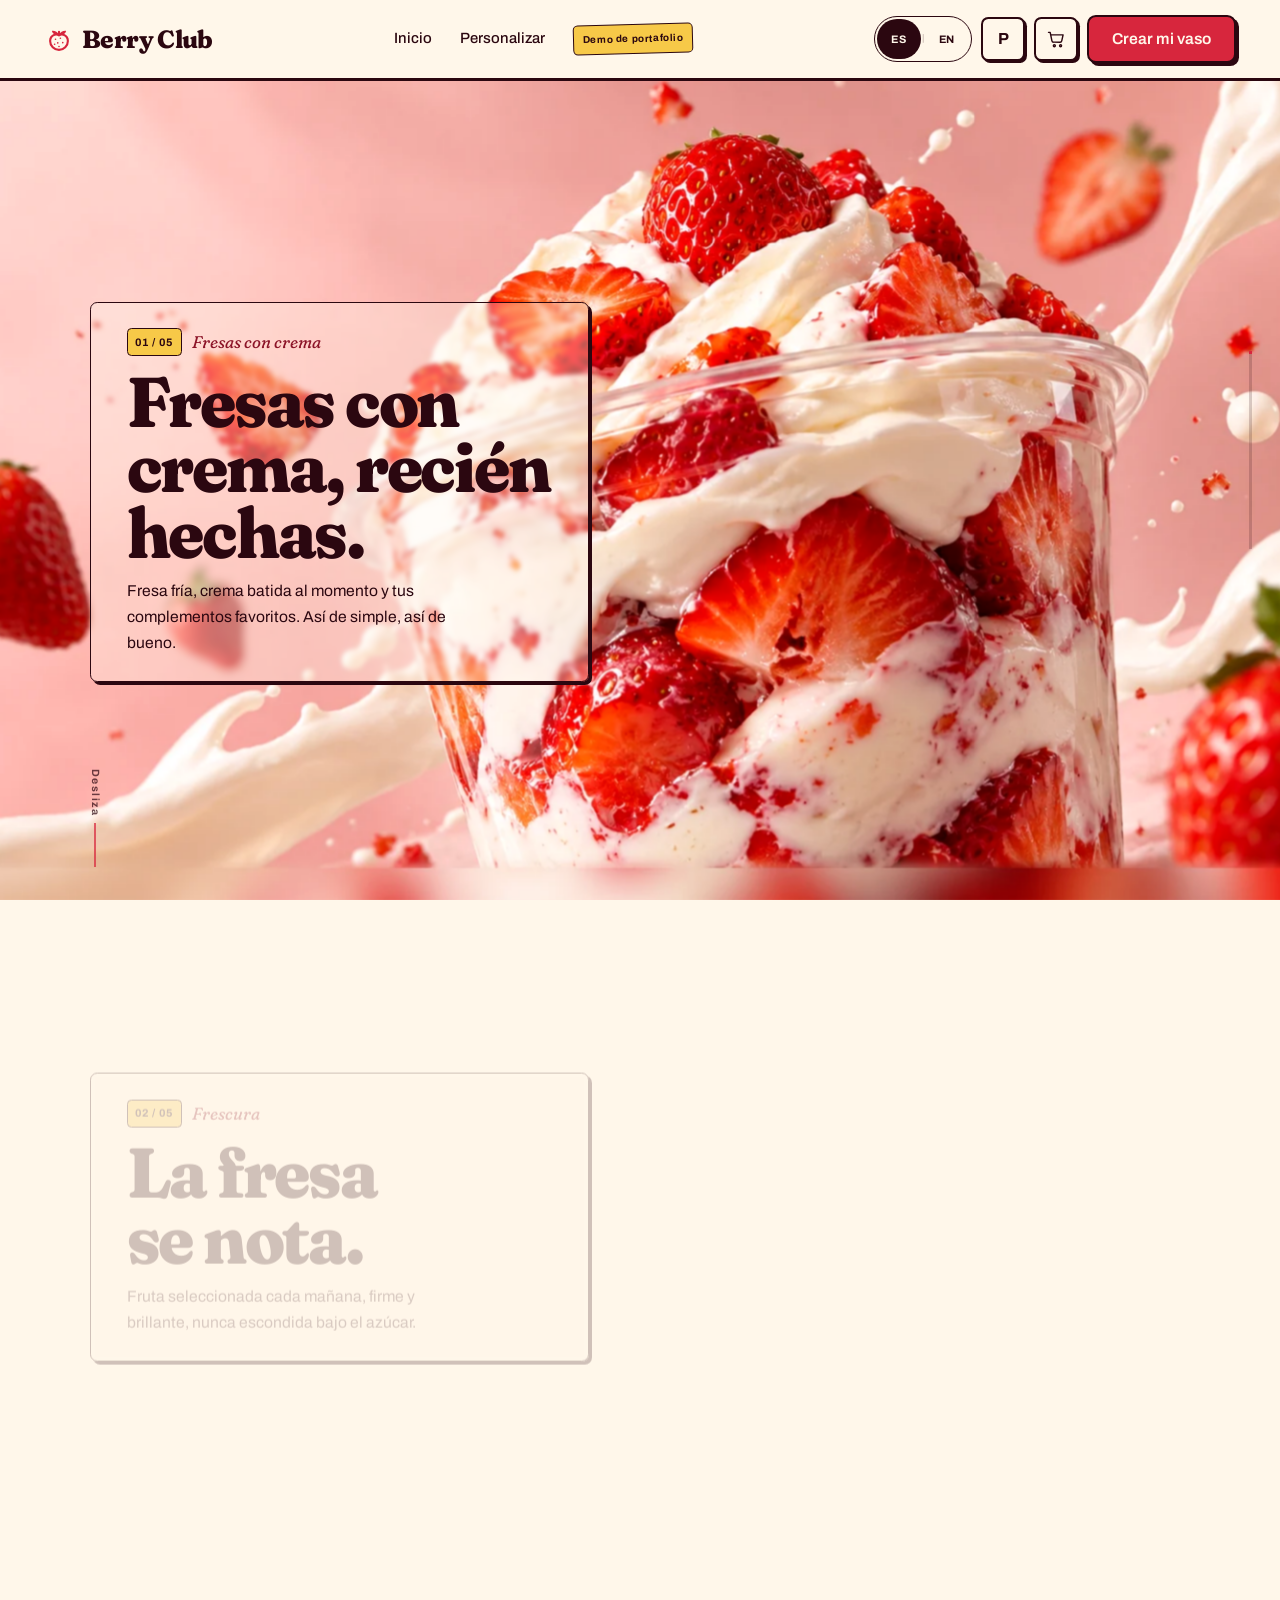
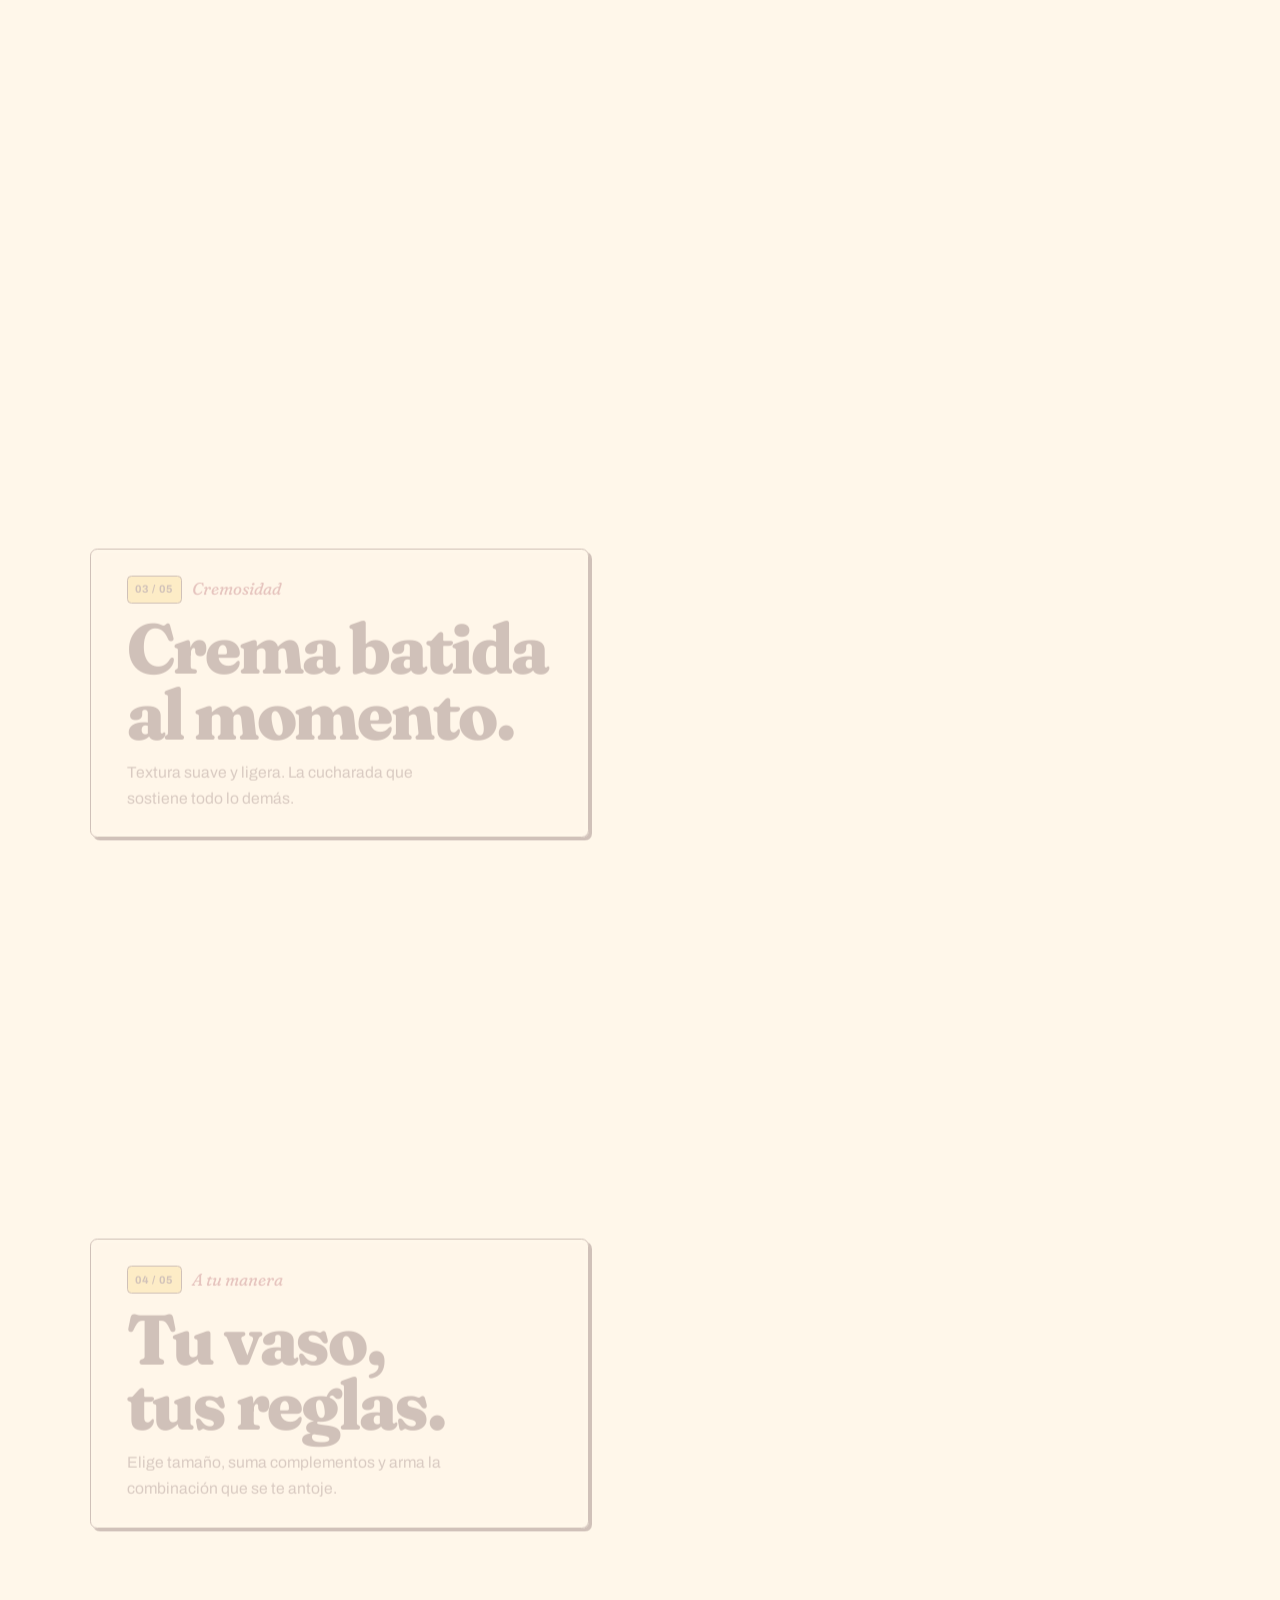
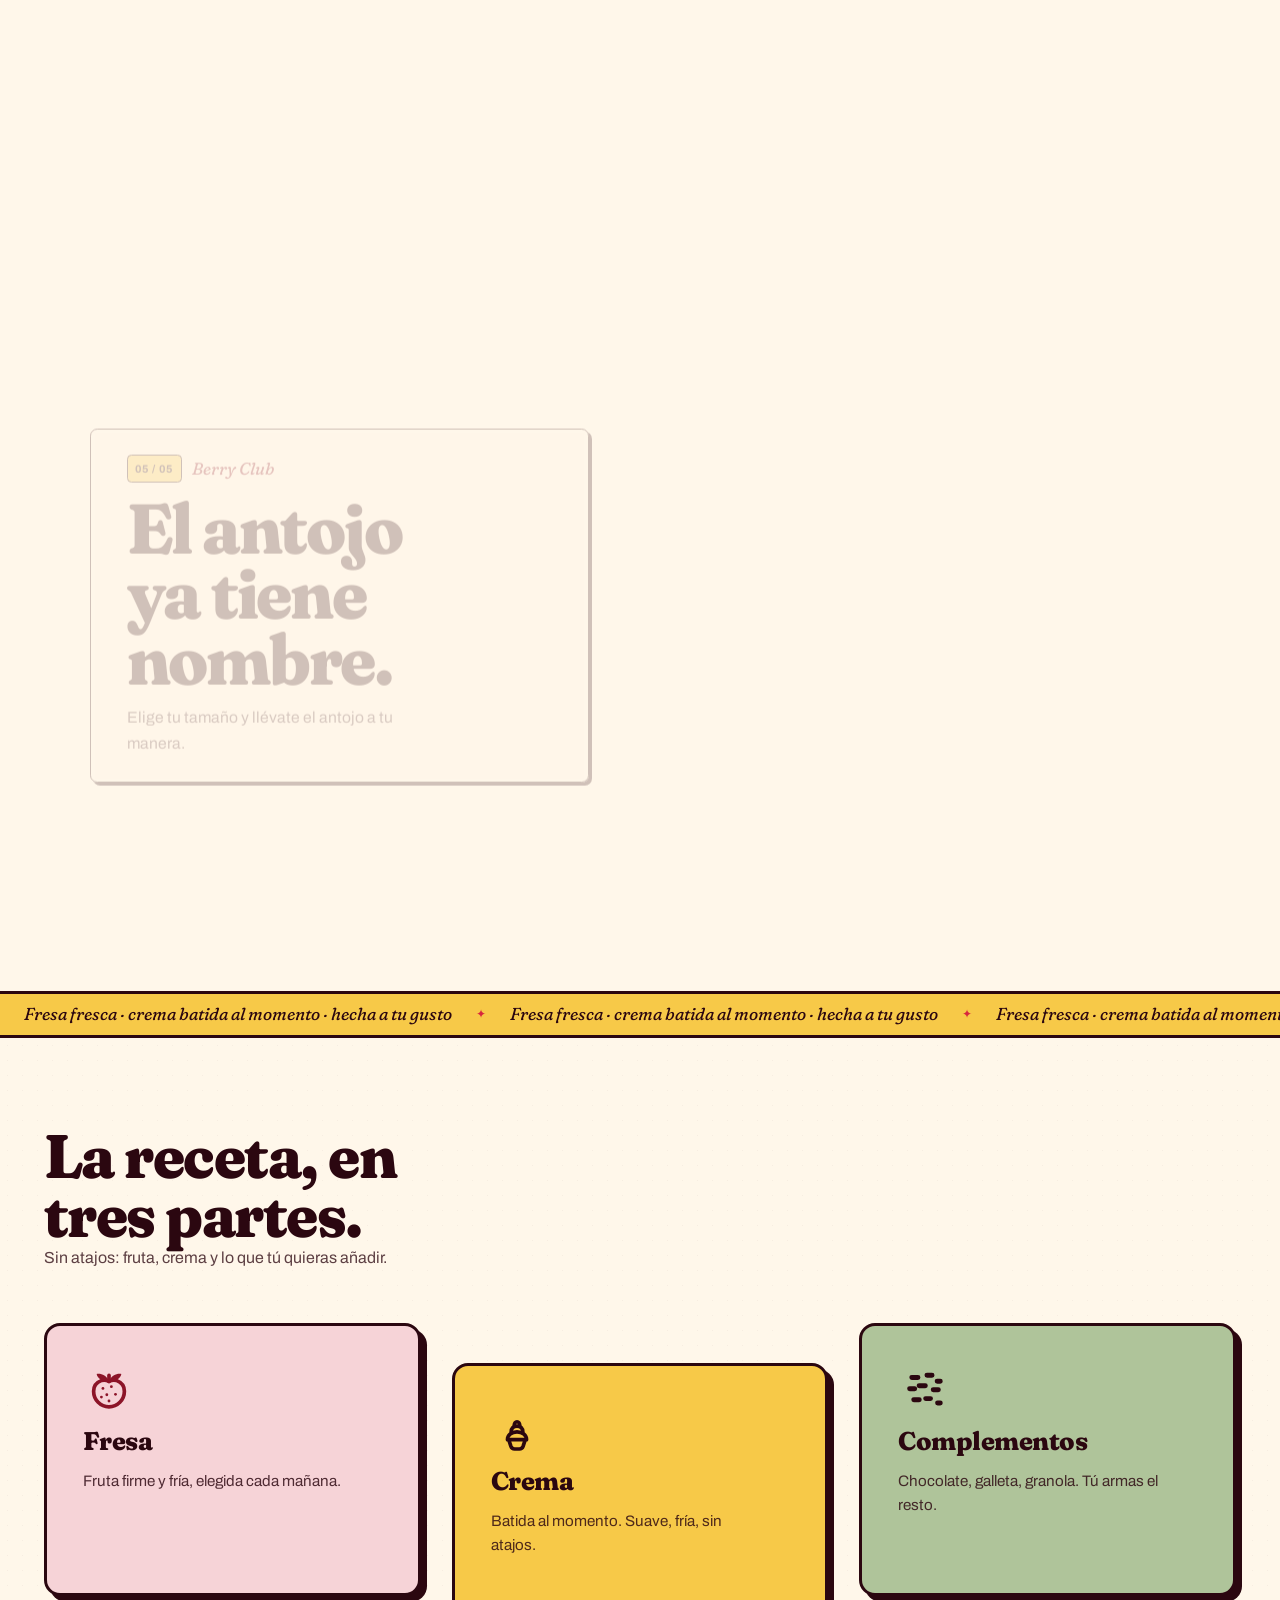
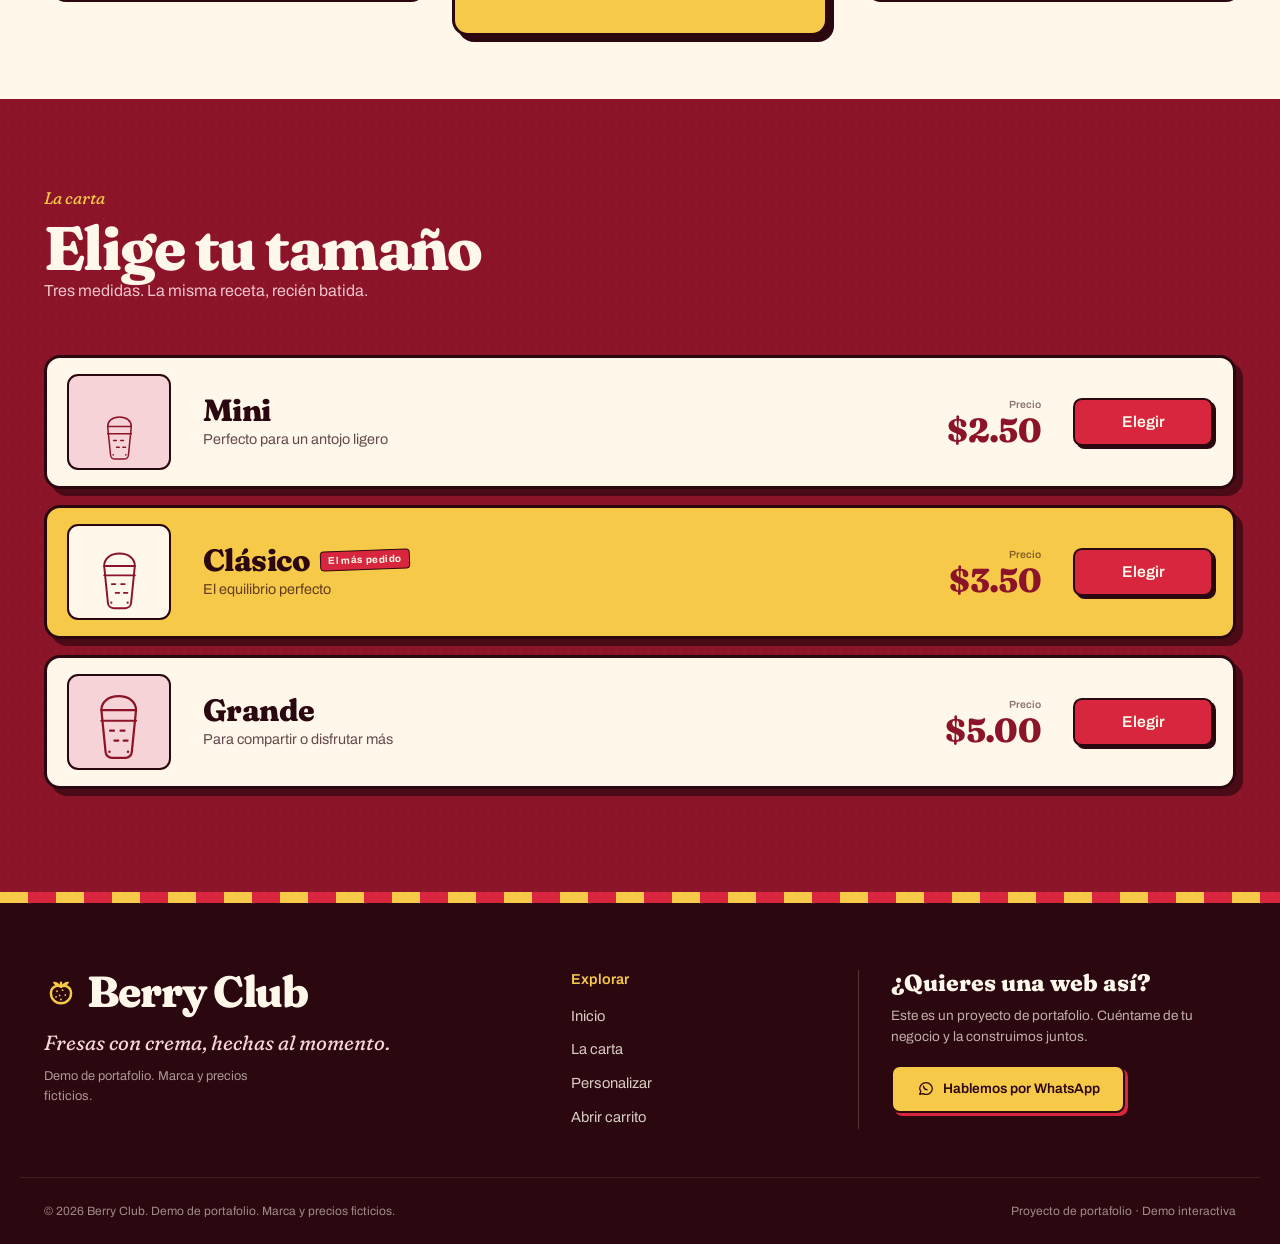
<file: index.html>
<!DOCTYPE html>
<html lang="es">
<head>
    <meta charset="UTF-8">
    <meta name="viewport" content="width=device-width, initial-scale=1.0">
    <title>Berry Club | Fresas con crema personalizadas</title>
    <meta name="description" content="Crea tu vaso de fresas con crema a tu gusto. Elige tamaño, complementos y prepara un resumen de demostración. Berry Club - Fresas con crema personalizadas.">
    <meta property="og:title" content="Berry Club | Fresas con crema personalizadas">
    <meta property="og:description" content="Crea tu vaso de fresas con crema a tu gusto. Elige tamaño, complementos y prepara un resumen de demostración.">
    <meta property="og:type" content="website">
    <meta property="og:image" content="public/images/strawberry-hero.webp">
    <link rel="preload" as="image" href="public/images/strawberry-hero-hd.webp" imagesrcset="public/images/strawberry-hero.webp 768w, public/images/strawberry-hero-hd.webp 1672w" imagesizes="100vw" type="image/webp">
    <link rel="icon" type="image/svg+xml" href="public/icons/favicon.svg">
    <link rel="stylesheet" href="src/styles/global.css">
    <link rel="stylesheet" href="src/styles/components.css">
    <link rel="stylesheet" href="src/styles/skeleton.css">
    <link rel="stylesheet" href="src/styles/home.css">
    <link rel="stylesheet" href="src/styles/responsive.css">
    <link rel="stylesheet" href="src/styles/cart.css">
</head>
<body data-page="home">
    <div id="app"></div>
    <script type="module" src="src/main.js"></script>
</body>
</html>
</file>
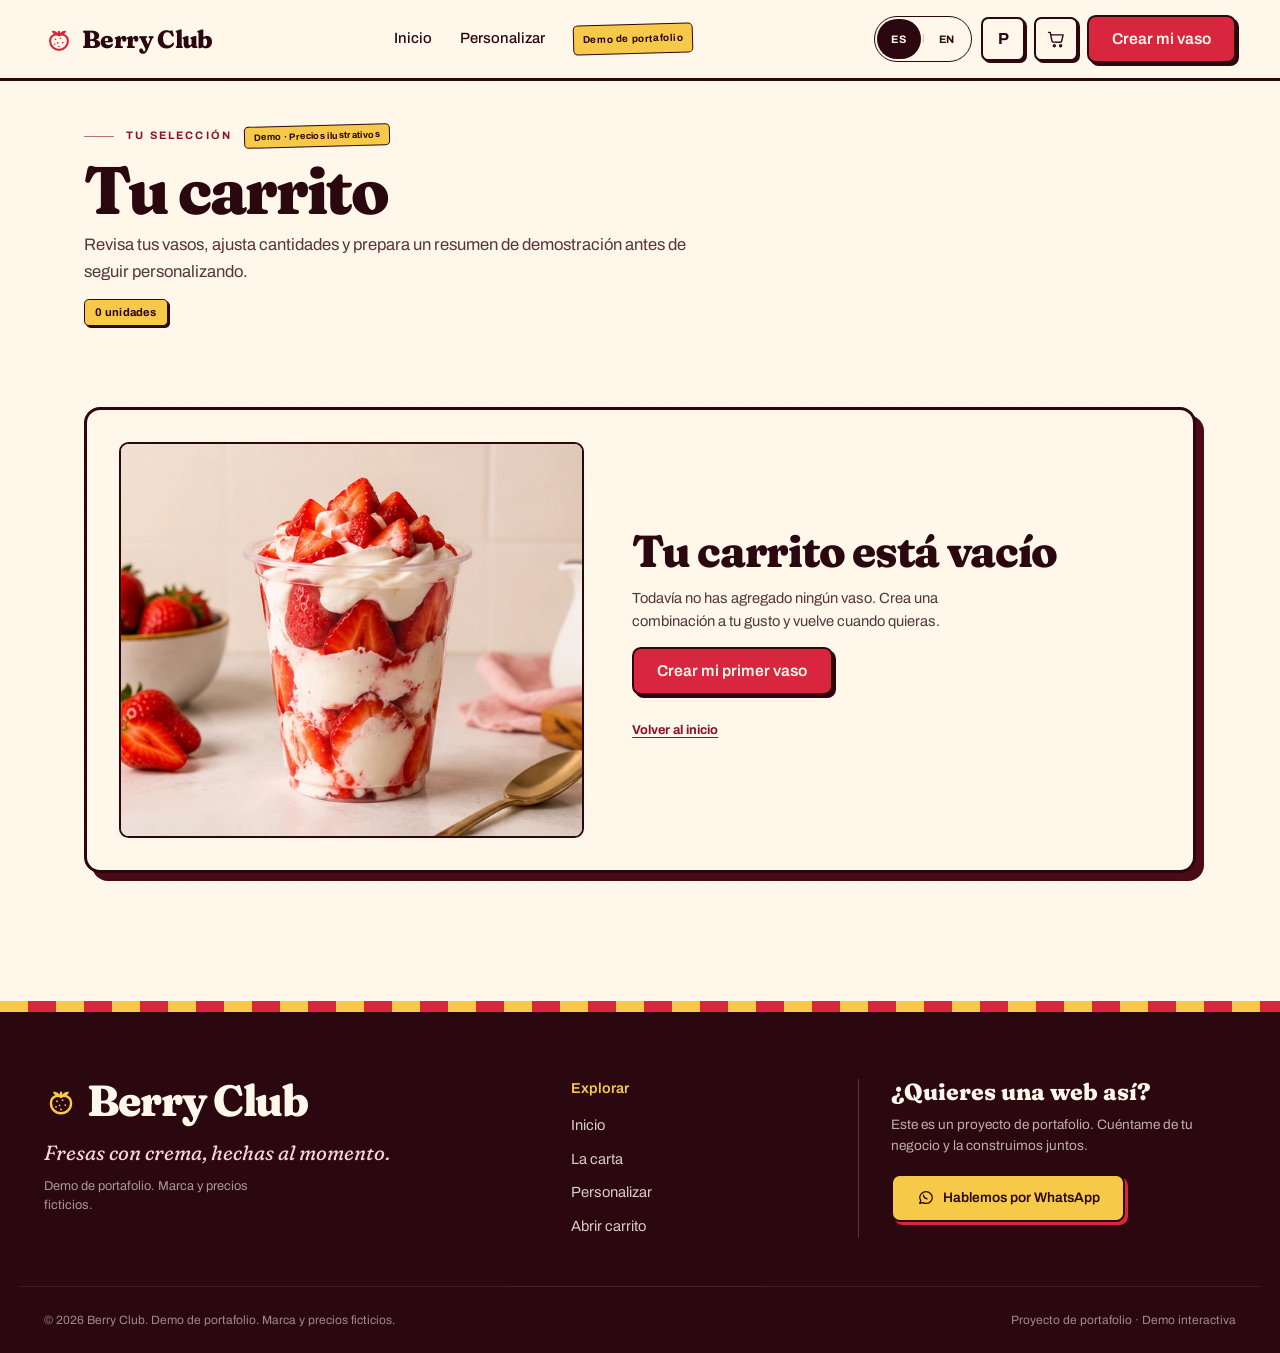
<file: carrito.html>
<!DOCTYPE html>
<html lang="es">
<head>
    <meta charset="UTF-8">
    <meta name="viewport" content="width=device-width, initial-scale=1.0">
    <title>Tu carrito | Berry Club</title>
    <meta name="description" content="Revisa tus vasos de fresas con crema, ajusta cantidades y prepara un resumen de demostración.">
    <meta property="og:title" content="Tu carrito | Berry Club">
    <meta property="og:description" content="Revisa tus vasos de fresas con crema y prepara un resumen de demostración.">
    <meta property="og:type" content="website">
    <meta property="og:image" content="public/images/strawberry-classic.webp">
    <link rel="icon" type="image/svg+xml" href="public/icons/favicon.svg">
    <link rel="stylesheet" href="src/styles/global.css">
    <link rel="stylesheet" href="src/styles/components.css">
    <link rel="stylesheet" href="src/styles/skeleton.css">
    <link rel="stylesheet" href="src/styles/responsive.css">
    <link rel="stylesheet" href="src/styles/cart.css">
</head>
<body data-page="cart">
    <div id="app"></div>
    <script type="module" src="src/main.js"></script>
</body>
</html>
</file>
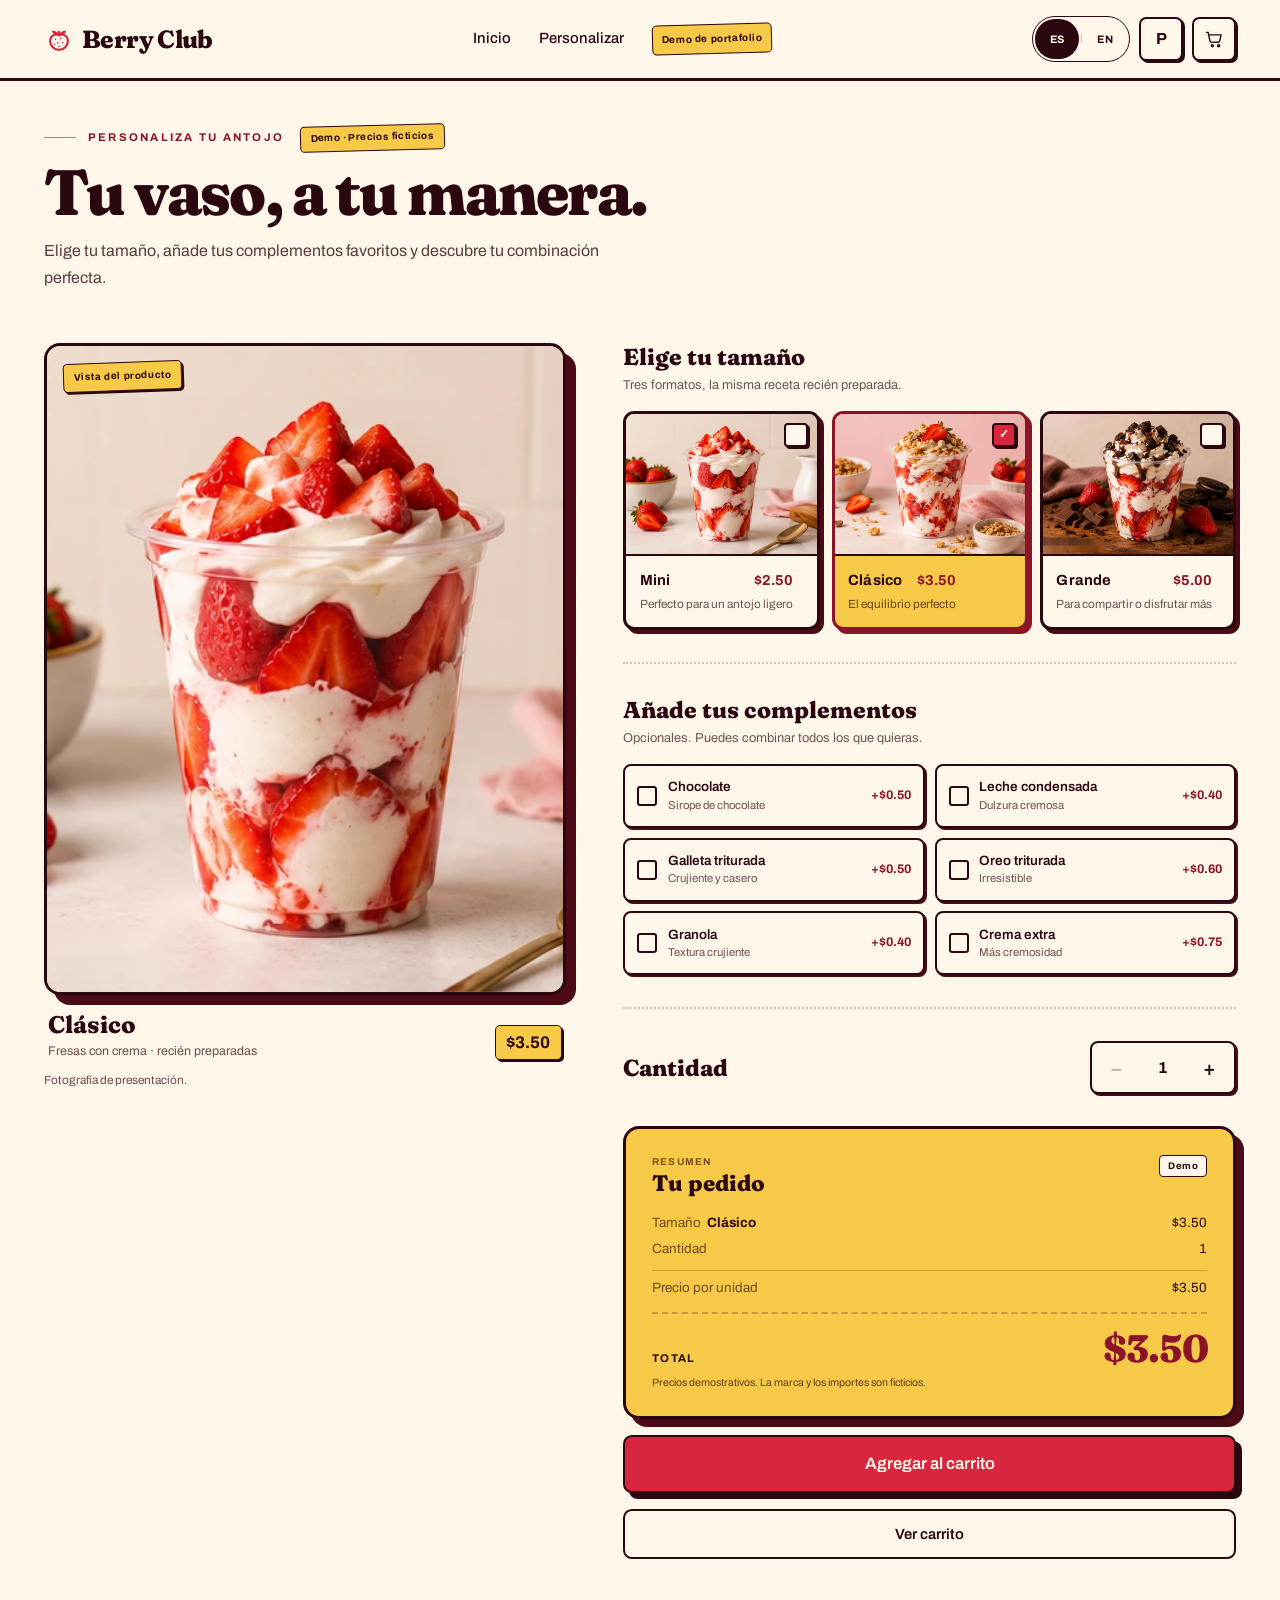
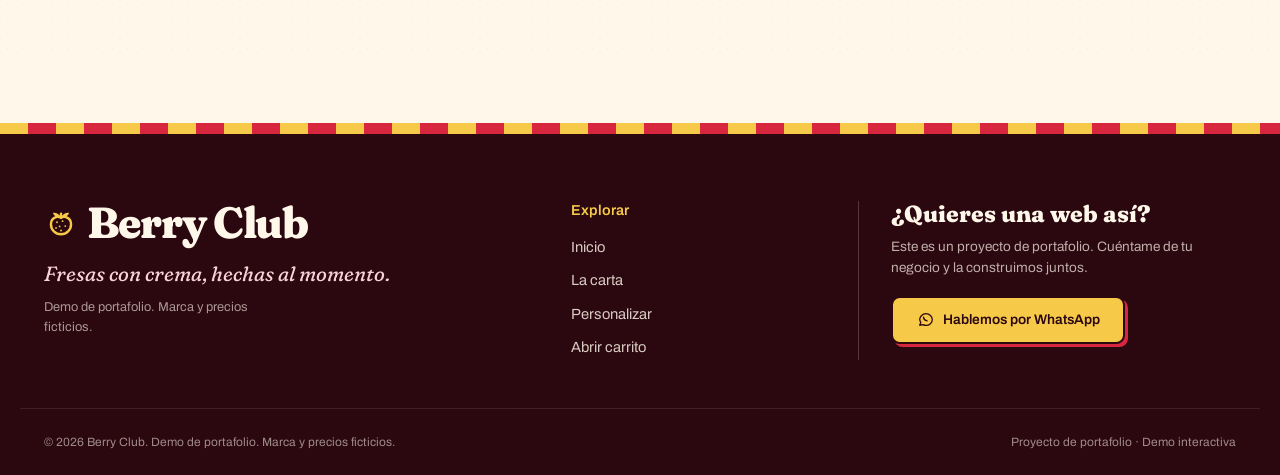
<file: pedido.html>
<!DOCTYPE html>
<html lang="es">
<head>
    <meta charset="UTF-8">
    <meta name="viewport" content="width=device-width, initial-scale=1.0">
    <title>Personalizar | Berry Club</title>
    <meta name="description" content="Personaliza tu vaso de fresas con crema. Elige tamaño, complementos y cantidad. Prepara un resumen de demostración.">
    <meta property="og:title" content="Personalizar | Berry Club">
    <meta property="og:description" content="Personaliza tu vaso de fresas con crema. Elige tamaño, complementos y cantidad. Prepara un resumen de demostración.">
    <meta property="og:type" content="website">
    <meta property="og:image" content="public/images/strawberry-classic.webp">
    <link rel="icon" type="image/svg+xml" href="public/icons/favicon.svg">
    <link rel="stylesheet" href="src/styles/global.css">
    <link rel="stylesheet" href="src/styles/components.css">
    <link rel="stylesheet" href="src/styles/skeleton.css">
    <link rel="stylesheet" href="src/styles/order.css">
    <link rel="stylesheet" href="src/styles/responsive.css">
    <link rel="stylesheet" href="src/styles/cart.css">
</head>
<body data-page="order">
    <div id="app"></div>
    <script type="module" src="src/main.js"></script>
</body>
</html>
</file>
<file: src/styles/global.css>
@import url('https://fonts.googleapis.com/css2?family=Archivo:wdth,wght@75..125,400..700&family=Fraunces:ital,opsz,wght,SOFT,WONK@0,9..144,400..900,0..100,0..1;1,9..144,400..900,0..100,0..1&display=swap');

@import './variables.css';
@import './reset.css';

html {
  scroll-padding-top: calc(var(--header-height) + 1.5rem);
}

body {
  font-family: var(--font-body);
  background-color: var(--bc-cream);
  color: var(--bc-ink);
  font-size: 1rem;
  -webkit-font-smoothing: antialiased;
  -moz-osx-font-smoothing: grayscale;
}

/* La portada se apoya en una base cálida continua: evita que cualquier
   separación entre secciones deje al descubierto una franja blanca. */
body[data-page="home"] {
  background-color: var(--bc-cream);
}

h1, h2, h3, h4, h5, h6 {
  font-family: var(--font-heading);
  font-weight: 800;
  font-variation-settings: 'SOFT' 60, 'WONK' 1;
}

::selection {
  background-color: var(--bc-butter);
  color: var(--bc-ink);
}

:focus-visible {
  outline: 3px solid var(--bc-berry);
  outline-offset: 3px;
}

.container {
  width: 100%;
  max-width: var(--container-max);
  margin: 0 auto;
  padding: 0 var(--space-lg);
}

.section-head {
  display: flex;
  align-items: flex-end;
  justify-content: space-between;
  gap: clamp(1.5rem, 5vw, 4.5rem);
  margin-bottom: clamp(2rem, 4vw, 3.25rem);
}

.section-head-copy {
  max-width: 42rem;
}

.section-kicker {
  margin: 0 0 0.65rem;
  color: var(--bc-berry);
  font-family: var(--font-heading);
  font-size: clamp(1.05rem, 1.3vw, 1.2rem);
  font-style: italic;
  font-variation-settings: 'SOFT' 100, 'WONK' 1;
  line-height: 1.2;
}

.section-title {
  font-family: var(--font-heading);
  font-size: clamp(2.5rem, 4.8vw, 4.2rem);
  font-weight: 800;
  font-variation-settings: 'SOFT' 60, 'WONK' 1;
  line-height: 0.96;
  letter-spacing: -0.025em;
  text-align: left;
  text-wrap: balance;
  color: var(--bc-ink);
}

.section-subtitle {
  max-width: 48ch;
  margin: 0;
  text-align: left;
  color: var(--bc-ink);
  opacity: 0.76;
  font-size: clamp(1rem, 1.2vw, 1.1rem);
  line-height: 1.65;
}

.section-title-decorated::after {
  content: none;
}

/* Enlace de texto consistente en todo el sitio. */
.text-link {
  display: inline-flex;
  align-items: center;
  gap: 0.45rem;
  min-height: 44px;
  color: var(--bc-berry-deep);
  font-weight: 600;
  text-decoration: underline;
  text-decoration-thickness: 2px;
  text-underline-offset: 0.25em;
}

.text-link:hover {
  color: var(--bc-ink);
}

@media (max-width: 900px) {
  .section-head {
    flex-direction: column;
    align-items: flex-start;
    gap: var(--space-md);
  }
}

@media (max-width: 768px) {
  .container {
    padding: 0 var(--space-md);
  }

  .section-title {
    font-size: clamp(2.15rem, 8vw, 3rem);
  }

  .section-subtitle {
    font-size: 1rem;
  }
}
</file>
<file: src/styles/components.css>
/* =========================================================
   Encabezado
   Un masthead de rótulo: crema sólida, filete de tinta y sello demo.
   ========================================================= */
.site-header {
  position: sticky;
  top: 0;
  z-index: 100;
  background-color: var(--bc-cream);
  border-bottom: 3px solid var(--bc-ink);
  transition: box-shadow 0.22s ease;
}

.site-header.is-scrolled {
  box-shadow: 0 5px 0 var(--bc-butter);
}

.header-container {
  display: flex;
  align-items: center;
  justify-content: space-between;
  height: var(--header-height);
  gap: var(--space-lg);
}

.site-logo {
  display: inline-flex;
  align-items: center;
  gap: 0.5rem;
  flex-shrink: 0;
  color: var(--bc-ink);
  font-family: var(--font-heading);
  font-size: 1.55rem;
  font-weight: 800;
  font-variation-settings: 'SOFT' 60, 'WONK' 1;
  letter-spacing: -0.025em;
  line-height: 1;
  transition: color var(--transition-base), transform var(--transition-base);
}

.site-logo:hover {
  color: var(--bc-berry);
  transform: rotate(-1.5deg);
}

.logo-mark {
  display: inline-flex;
  width: 30px;
  height: 30px;
  color: var(--bc-berry);
}

.logo-mark .icon-svg {
  width: 100%;
  height: 100%;
}

.site-nav {
  flex: 1;
  display: flex;
  justify-content: center;
}

.nav-list {
  display: flex;
  align-items: center;
  gap: clamp(1rem, 2.2vw, 2rem);
}

.nav-link {
  position: relative;
  display: inline-flex;
  align-items: center;
  min-height: 44px;
  padding: 0.35rem 0;
  color: var(--bc-ink);
  font-size: 0.93rem;
  font-weight: 500;
  line-height: 1.2;
  text-decoration: none;
}

.nav-link::after {
  content: '';
  position: absolute;
  left: 0;
  right: 0;
  bottom: 0.15rem;
  height: 2px;
  background-color: var(--bc-berry);
  transform: scaleX(0);
  transform-origin: left center;
  transition: transform 0.22s ease;
}

.nav-link:hover::after,
.nav-link:focus-visible::after {
  transform: scaleX(1);
}

.nav-link.is-demo {
  min-height: 30px;
  padding: 0.28rem 0.55rem;
  border: 1.5px solid var(--bc-ink);
  border-radius: 0.3rem;
  background-color: var(--bc-butter);
  color: var(--bc-ink);
  font-size: 0.62rem;
  font-weight: 700;
  letter-spacing: 0.06em;
  transform: rotate(-1.5deg);
}

.nav-link.is-demo::after {
  content: none;
}

.header-actions {
  display: flex;
  align-items: center;
  gap: 0.55rem;
  flex-shrink: 0;
}

.header-cta {
  white-space: nowrap;
}

/* Selector ES | EN */
.language-switch {
  display: inline-flex;
  align-items: center;
  gap: 0.05rem;
  padding: 0.15rem;
  border: 1.5px solid var(--bc-ink);
  border-radius: var(--radius-pill);
  background-color: var(--bc-cream);
}

.language-option {
  min-width: 44px;
  min-height: 40px;
  padding: 0 0.4rem;
  border: 0;
  border-radius: var(--radius-pill);
  background: transparent;
  color: var(--bc-ink);
  font-size: 0.68rem;
  font-weight: 700;
  letter-spacing: 0.07em;
  line-height: 1;
  transition: background-color 0.2s ease, color 0.2s ease;
}

.language-option:hover {
  background-color: var(--bc-blush);
}

.language-option:focus-visible {
  outline: 2px solid var(--bc-berry);
  outline-offset: 2px;
}

.language-option.is-active {
  background-color: var(--bc-ink);
  color: var(--bc-cream);
}

.language-divider {
  color: var(--bc-ink);
  font-size: 0.6rem;
  opacity: 0.32;
}

/* En la página de personalización la acción principal ya está en el formulario. */
body[data-page="order"] .header-cta {
  display: none;
}

/* =========================================================
   Botones: piezas físicas, con borde de tinta y sombra dura.
   ========================================================= */
.btn {
  position: relative;
  display: inline-flex;
  align-items: center;
  justify-content: center;
  gap: 0.5rem;
  padding: 0.8rem 1.45rem;
  min-height: 48px;
  border: 2px solid var(--bc-ink);
  border-radius: 0.55rem;
  font-family: var(--font-body);
  font-size: 0.98rem;
  font-weight: 600;
  line-height: 1.2;
  text-decoration: none;
  cursor: pointer;
  transition: transform 0.14s ease, box-shadow 0.14s ease, background-color 0.18s ease, color 0.18s ease;
}

.btn:active {
  transform: translate(3px, 3px);
  box-shadow: none;
}

.btn-icon {
  display: inline-flex;
  flex: 0 0 auto;
  width: 18px;
  height: 18px;
}

.btn-icon .icon-svg {
  width: 100%;
  height: 100%;
}

.btn-primary {
  background-color: var(--bc-berry);
  color: var(--bc-cream);
  box-shadow: var(--shadow-hard-sm);
}

.btn-primary:hover,
.btn-primary:focus-visible {
  background-color: var(--bc-berry-deep);
  transform: translate(-1px, -1px);
  box-shadow: 5px 5px 0 var(--bc-ink);
}

.btn-secondary {
  background-color: transparent;
  color: var(--bc-ink);
  box-shadow: none;
}

.btn-secondary:hover,
.btn-secondary:focus-visible {
  background-color: var(--bc-butter);
  transform: translate(-1px, -1px);
  box-shadow: var(--shadow-hard-sm);
}

/* =========================================================
   Pie: bloque de tinta, banda de caramelo y llamada de portafolio.
   ========================================================= */
.site-footer {
  position: relative;
  z-index: 2;
  margin-top: var(--space-3xl);
  background-color: var(--bc-ink);
  color: var(--bc-cream);
  border-top: 0;
}

.site-footer::before {
  content: '';
  display: block;
  height: 14px;
  background: repeating-linear-gradient(
    90deg,
    var(--bc-butter) 0 28px,
    var(--bc-berry) 28px 56px
  );
  border-bottom: 3px solid var(--bc-ink);
}

.footer-container {
  display: grid;
  grid-template-columns: minmax(0, 1.35fr) minmax(9rem, 0.65fr) minmax(0, 1.1fr);
  gap: clamp(2rem, 5vw, 4.5rem);
  padding-top: clamp(2.5rem, 5vw, 4rem);
  padding-bottom: clamp(2rem, 4vw, 3rem);
}

.footer-logo {
  display: inline-flex;
  align-items: center;
  gap: 0.55rem;
  color: var(--bc-cream);
  font-family: var(--font-heading);
  font-size: clamp(2rem, 3.4vw, 2.9rem);
  font-weight: 800;
  font-variation-settings: 'SOFT' 60, 'WONK' 1;
  letter-spacing: -0.03em;
  line-height: 1;
}

.footer-logo .logo-mark {
  width: 34px;
  height: 34px;
  color: var(--bc-butter);
}

.footer-tagline {
  margin-top: 0.9rem;
  color: var(--bc-blush);
  font-family: var(--font-heading);
  font-size: clamp(1.15rem, 1.6vw, 1.35rem);
  font-style: italic;
  font-variation-settings: 'SOFT' 100, 'WONK' 1;
  line-height: 1.3;
}

.footer-demo {
  max-width: 36ch;
  margin-top: 0.65rem;
  color: var(--bc-cream);
  font-size: 0.8rem;
  line-height: 1.55;
  opacity: 0.6;
}

.footer-col-title {
  margin-bottom: 0.9rem;
  color: var(--bc-butter);
  font-family: var(--font-body);
  font-size: 0.9rem;
  font-weight: 600;
  line-height: 1.3;
}

.footer-links-list {
  display: flex;
  flex-direction: column;
  gap: 0.5rem;
}

.footer-links-list a {
  color: var(--bc-cream);
  font-size: 0.92rem;
  opacity: 0.82;
  text-decoration: underline;
  text-decoration-color: transparent;
  text-underline-offset: 0.25em;
  transition: color 0.2s ease, opacity 0.2s ease, text-decoration-color 0.2s ease;
}

.footer-links-list a:hover,
.footer-links-list a:focus-visible {
  color: var(--bc-butter);
  opacity: 1;
  text-decoration-color: var(--bc-berry);
}

.footer-business {
  padding-left: clamp(1rem, 3vw, 2rem);
  border-left: 1px solid rgba(255, 247, 234, 0.2);
}

.footer-business-title {
  color: var(--bc-cream);
  font-family: var(--font-heading);
  font-size: 1.45rem;
  font-weight: 800;
  font-variation-settings: 'SOFT' 60, 'WONK' 1;
  line-height: 1.15;
}

.footer-business-text {
  max-width: 38ch;
  margin: 0.55rem 0 1.1rem;
  color: var(--bc-cream);
  font-size: 0.85rem;
  line-height: 1.55;
  opacity: 0.7;
}

.footer-business .btn {
  background-color: var(--bc-butter);
  color: var(--bc-ink);
  border-color: var(--bc-ink);
  box-shadow: 3px 3px 0 var(--bc-berry);
  font-size: 0.86rem;
}

.footer-business .btn:hover,
.footer-business .btn:focus-visible {
  background-color: var(--bc-blush);
  transform: translate(-1px, -1px);
  box-shadow: 5px 5px 0 var(--bc-berry);
}

.footer-bottom {
  display: flex;
  align-items: center;
  justify-content: space-between;
  gap: var(--space-md);
  padding-top: var(--space-lg);
  padding-bottom: var(--space-lg);
  border-top: 1px solid rgba(255, 247, 234, 0.18);
  color: var(--bc-cream);
  font-size: 0.75rem;
  line-height: 1.5;
  opacity: 0.55;
}

.footer-bottom p {
  margin: 0;
}

.footer-note {
  text-align: right;
}

/* =========================================================
   Modales: papel crema sobre tinta, sombra de fresa.
   ========================================================= */
.modal {
  position: fixed;
  inset: 0;
  z-index: 1000;
  display: flex;
  align-items: center;
  justify-content: center;
  animation: fadeIn 0.18s ease;
}

@keyframes fadeIn {
  from { opacity: 0; }
  to { opacity: 1; }
}

.modal-overlay {
  position: absolute;
  inset: 0;
  background-color: rgba(43, 7, 16, 0.74);
  -webkit-backdrop-filter: blur(3px);
  backdrop-filter: blur(3px);
}

.modal-dialog {
  position: relative;
  z-index: 1001;
  width: min(520px, 92vw);
  max-height: 90vh;
  overflow-y: auto;
  background-color: var(--bc-cream);
  border: 3px solid var(--bc-ink);
  border-radius: var(--radius-xl);
  box-shadow: 10px 10px 0 var(--bc-berry);
  animation: slideUp 0.26s cubic-bezier(0.22, 1, 0.36, 1);
}

@keyframes slideUp {
  from {
    opacity: 0;
    transform: translateY(18px);
  }
  to {
    opacity: 1;
    transform: translateY(0);
  }
}

.modal-header {
  display: flex;
  align-items: center;
  justify-content: space-between;
  gap: var(--space-md);
  padding: var(--space-lg) var(--space-xl) var(--space-md);
  border-bottom: 2px dashed rgba(43, 7, 16, 0.18);
}

.modal-title {
  color: var(--bc-ink);
  font-family: var(--font-heading);
  font-size: 1.7rem;
  font-weight: 800;
  font-variation-settings: 'SOFT' 60, 'WONK' 1;
  line-height: 1.05;
}

.modal-close {
  display: flex;
  align-items: center;
  justify-content: center;
  min-width: 44px;
  min-height: 44px;
  padding: 0 var(--space-xs);
  border: 2px solid transparent;
  border-radius: var(--radius-md);
  background: none;
  color: var(--bc-ink);
  font-size: 1.7rem;
  line-height: 1;
}

.modal-close:hover,
.modal-close:focus-visible {
  background-color: var(--bc-butter);
  border-color: var(--bc-ink);
}

.modal-body {
  padding: var(--space-lg) var(--space-xl);
  color: var(--bc-ink);
}

.modal-body p {
  margin-bottom: var(--space-md);
  line-height: 1.7;
}

.modal-description {
  color: var(--bc-ink);
  font-size: 0.95rem;
  line-height: 1.65;
  opacity: 0.82;
}

.modal-hint {
  margin: 0;
  padding: var(--space-sm) var(--space-md);
  border-left: 4px solid var(--bc-berry);
  background-color: var(--bc-blush);
  border-radius: 0 var(--radius-sm) var(--radius-sm) 0;
  color: var(--bc-berry-deep);
  font-size: 0.85rem;
  line-height: 1.55;
  transition: box-shadow 0.22s ease;
}

.modal-hint.is-highlighted {
  box-shadow: 0 0 0 3px rgba(215, 38, 61, 0.3);
}

.modal-footer {
  display: flex;
  flex-wrap: wrap;
  gap: var(--space-sm);
  padding: var(--space-md) var(--space-xl) var(--space-xl);
}

.modal-footer .btn {
  flex: 1;
  min-width: 120px;
}

.order-modal-content {
  display: flex;
  flex-direction: column;
  gap: var(--space-md);
}

.order-modal-summary {
  display: flex;
  flex-direction: column;
  gap: var(--space-xs);
  padding: var(--space-md);
  border: 2px solid var(--bc-ink);
  border-radius: var(--radius-md);
  background-color: var(--bc-white);
}

.modal-line {
  display: flex;
  align-items: flex-start;
  justify-content: space-between;
  gap: var(--space-sm);
  font-size: 0.9rem;
}

.modal-line-indent {
  padding-left: var(--space-md);
  opacity: 0.9;
}

.modal-line-total {
  margin-top: var(--space-xs);
  padding-top: var(--space-xs);
  border-top: 2px dashed rgba(43, 7, 16, 0.2);
  font-size: 1rem;
  font-weight: 700;
}

/* =========================================================
   Aviso de conexión
   ========================================================= */
.connection-toast {
  position: fixed;
  top: calc(var(--header-height) + 0.75rem);
  right: var(--space-md);
  z-index: 900;
  display: flex;
  align-items: center;
  gap: 0.65rem;
  width: min(430px, calc(100vw - 2rem));
  padding: 0.7rem 0.7rem 0.7rem 0.85rem;
  border: 2px solid var(--bc-ink);
  border-radius: var(--radius-md);
  background-color: var(--bc-cream);
  color: var(--bc-ink);
  box-shadow: 4px 4px 0 var(--bc-ink);
  opacity: 0;
  transform: translateY(-6px);
  transition: opacity 0.2s ease, transform 0.2s ease;
}

.connection-toast[hidden] {
  display: none;
}

.connection-toast.is-visible {
  opacity: 1;
  transform: translateY(0);
}

.connection-toast-icon {
  display: flex;
  align-items: center;
  justify-content: center;
  flex: 0 0 auto;
  width: 30px;
  height: 30px;
  border: 1.5px solid var(--bc-ink);
  border-radius: 50%;
  background-color: var(--bc-butter);
  color: var(--bc-ink);
  font-size: 0.95rem;
  font-weight: 700;
}

.connection-toast-message {
  flex: 1;
  margin: 0;
  font-size: 0.78rem;
  line-height: 1.45;
}

.connection-toast-close {
  flex: 0 0 auto;
  min-width: 44px;
  min-height: 44px;
  border: 0;
  border-radius: var(--radius-sm);
  background: transparent;
  color: var(--bc-ink);
  font-size: 1.35rem;
  line-height: 1;
}

.connection-toast-close:hover,
.connection-toast-close:focus-visible {
  background-color: var(--bc-blush);
}

/* =========================================================
   Enlace compartido
   ========================================================= */
.share-modal-content {
  gap: 0.65rem;
}

.share-url-label {
  display: block;
  color: var(--bc-ink);
  font-size: 0.82rem;
  font-weight: 700;
}

.share-url-input {
  width: 100%;
  min-height: 46px;
  padding: 0.65rem 0.75rem;
  border: 2px solid var(--bc-ink);
  border-radius: var(--radius-md);
  background-color: var(--bc-white);
  color: var(--bc-ink);
  font-size: 0.76rem;
  line-height: 1.4;
}

.share-url-input:focus {
  outline: 3px solid var(--bc-berry);
  outline-offset: 2px;
}

.share-url-note,
.share-modal-status {
  margin: 0;
  color: var(--bc-ink);
  font-size: 0.72rem;
  line-height: 1.45;
  opacity: 0.72;
}

.share-modal-status:empty {
  display: none;
}

.share-modal-status.is-error {
  color: var(--bc-berry-deep);
  opacity: 1;
  font-weight: 600;
}

/* =========================================================
   Responsive
   ========================================================= */
@media (max-width: 768px) {
  :root {
    --header-height: 64px;
  }

  .header-container {
    flex-wrap: nowrap;
    gap: var(--space-sm);
  }

  .site-logo {
    font-size: 1.32rem;
  }

  .logo-mark {
    width: 25px;
    height: 25px;
  }

  .site-nav {
    display: none;
  }

  .header-actions {
    gap: 0.4rem;
  }

  .language-switch {
    padding: 0.1rem;
  }

  .language-option {
    min-width: 44px;
    min-height: 40px;
    padding: 0 0.28rem;
    font-size: 0.64rem;
  }

  .header-cta {
    min-height: 42px;
    padding: 0.45rem 0.7rem;
    font-size: 0.76rem;
  }

  .connection-toast {
    top: calc(var(--header-height) + 0.5rem);
    right: var(--space-sm);
    width: min(420px, calc(100vw - 1.5rem));
  }

  .footer-container {
    grid-template-columns: 1fr;
    gap: var(--space-xl);
  }

  .footer-business {
    padding-left: 0;
    border-left: 0;
  }

  .footer-bottom {
    flex-direction: column;
    align-items: flex-start;
    gap: 0.4rem;
    text-align: left;
  }

  .footer-note {
    text-align: left;
  }

  .modal-dialog {
    width: 94%;
    max-height: 95vh;
    box-shadow: 6px 6px 0 var(--bc-berry);
  }

  .modal-header,
  .modal-body,
  .modal-footer {
    padding-left: var(--space-md);
    padding-right: var(--space-md);
  }

  .modal-footer {
    flex-direction: column;
  }

  .modal-footer .btn {
    width: 100%;
  }
}
</file>
<file: src/styles/skeleton.css>
/* =========================================================
   Skeletons, estados de imagen y reintentos
   Placeholders decorativos con dimensiones estables.
   ========================================================= */
.sr-only {
  position: absolute !important;
  width: 1px !important;
  height: 1px !important;
  padding: 0 !important;
  margin: -1px !important;
  overflow: hidden !important;
  clip: rect(0, 0, 0, 0) !important;
  white-space: nowrap !important;
  border: 0 !important;
}

.image-state-host {
  isolation: isolate;
}

.image-state-host > img {
  transition: opacity 0.35s ease, transform 0.35s ease;
}

.image-state-host.is-image-loading > img,
.image-state-host.is-image-broken > img {
  opacity: 0;
}

.order-media-frame,
.size-option-media {
  position: relative;
}

.skeleton {
  position: relative;
  display: block;
  overflow: hidden;
  border-radius: 0.65rem;
  background:
    linear-gradient(135deg, #F8DFE3 0%, var(--bc-cream) 52%, #F1C3CB 100%);
}

.skeleton::after {
  content: '';
  position: absolute;
  inset: 0;
  background: linear-gradient(
    105deg,
    transparent 18%,
    rgba(255, 255, 255, 0.48) 42%,
    rgba(255, 255, 255, 0.68) 50%,
    rgba(255, 255, 255, 0.48) 58%,
    transparent 82%
  );
  transform: translateX(-110%);
  animation: skeleton-shimmer 1.9s ease-in-out infinite;
  pointer-events: none;
}

.skeleton.is-hidden {
  opacity: 0;
  visibility: hidden;
  pointer-events: none;
}

@keyframes skeleton-shimmer {
  0% { transform: translateX(-110%); }
  55%, 100% { transform: translateX(110%); }
}

.image-loading-skeleton {
  position: absolute;
  inset: 0;
  z-index: 2;
  border-radius: inherit;
}

/* Silueta editorial de la portada: ocupa el espacio real de la fotografía. */
.product-scene-skeleton {
  border-radius: 0;
  background:
    radial-gradient(ellipse at 68% 42%, rgba(255, 247, 234, 0.62) 0%, rgba(255, 247, 234, 0) 43%),
    linear-gradient(150deg, #FBE3E5 0%, var(--bc-blush) 56%, #E9A8B2 100%);
}

.product-scene-skeleton::before {
  content: '';
  position: absolute;
  left: 56%;
  top: 16%;
  width: 27%;
  height: 68%;
  border-radius: 42% 42% 26% 26% / 17% 17% 45% 45%;
  background: rgba(255, 247, 234, 0.52);
  box-shadow:
    -5vw 17vh 0 -1.2vw rgba(140, 20, 40, 0.14),
    4vw 23vh 0 -1.4vw rgba(43, 7, 16, 0.12),
    8vw 8vh 0 -1.8vw rgba(255, 247, 234, 0.34);
  filter: blur(0.2px);
}

.product-scene .image-status {
  display: none;
}

/* Placeholder del producto en la página de personalización. */
.order-image-skeleton::before {
  content: '';
  position: absolute;
  left: 50%;
  top: 14%;
  width: 42%;
  height: 62%;
  transform: translateX(-50%);
  border-radius: 44% 44% 30% 30% / 18% 18% 44% 44%;
  background: rgba(255, 247, 234, 0.5);
  box-shadow: 0 2rem 3rem -2rem rgba(43, 7, 16, 0.3);
}

.size-image-skeleton::before {
  content: '';
  position: absolute;
  left: 50%;
  top: 18%;
  width: 46%;
  height: 54%;
  transform: translateX(-50%);
  border-radius: 45% 45% 32% 32% / 18% 18% 46% 46%;
  background: rgba(255, 247, 234, 0.42);
}

/* Estado de error permanente: no hay icono roto ni espacio colapsado. */
.image-fallback {
  position: absolute;
  inset: 0;
  z-index: 3;
  display: flex;
  flex-direction: column;
  align-items: center;
  justify-content: center;
  gap: 0.35rem;
  padding: var(--space-md);
  overflow: auto;
  border-radius: inherit;
  background:
    radial-gradient(ellipse at 50% 15%, rgba(255, 247, 234, 0.7), transparent 55%),
    linear-gradient(145deg, #FBE3E5 0%, #F1C3CB 100%);
  color: var(--bc-berry-deep);
  text-align: center;
}

.image-fallback-icon {
  display: flex;
  align-items: center;
  justify-content: center;
  width: 30px;
  height: 30px;
  border: 1.5px solid var(--bc-ink);
  border-radius: 0.4rem;
  background-color: var(--bc-butter);
  color: var(--bc-ink);
  font-size: 1.05rem;
  font-weight: 700;
  line-height: 1;
}

.image-fallback-title {
  font-size: 0.78rem;
  font-weight: 700;
  line-height: 1.3;
}

.image-fallback-desc {
  max-width: 28ch;
  font-size: 0.68rem;
  line-height: 1.4;
  opacity: 0.78;
}

.image-fallback.is-compact {
  gap: 0.15rem;
  padding: 0.3rem;
}

.image-fallback.is-compact .image-fallback-icon {
  width: 22px;
  height: 22px;
  font-size: 0.8rem;
}

.image-fallback.is-compact .image-fallback-title {
  font-size: 0.62rem;
}

.retry-button {
  min-height: 44px;
  margin-top: 0.35rem;
  padding: 0.45rem 0.9rem;
  border: 2px solid var(--bc-ink);
  border-radius: 0.35rem;
  background-color: var(--bc-butter);
  color: var(--bc-ink);
  font-size: 0.76rem;
  font-weight: 700;
  line-height: 1.2;
  box-shadow: 2px 2px 0 var(--bc-ink);
  transition: background-color 0.2s ease, color 0.2s ease, transform 0.15s ease, box-shadow 0.15s ease;
}

.retry-button:hover,
.retry-button:focus-visible {
  background-color: var(--bc-berry);
  color: var(--bc-cream);
  outline: 2px solid var(--bc-ink);
  outline-offset: 2px;
  transform: translate(-1px, -1px);
  box-shadow: 3px 3px 0 var(--bc-ink);
}

.retry-button:disabled {
  cursor: wait;
  opacity: 0.7;
}

.retry-button.is-compact {
  min-height: 32px;
  margin-top: 0.15rem;
  padding: 0.25rem 0.55rem;
  font-size: 0.62rem;
}

.image-status {
  position: absolute;
  left: 50%;
  bottom: 0.7rem;
  z-index: 4;
  max-width: calc(100% - 1.4rem);
  transform: translateX(-50%);
  padding: 0.35rem 0.65rem;
  border: 1.5px solid var(--bc-ink);
  border-radius: 0.35rem;
  background-color: var(--bc-butter);
  color: var(--bc-ink);
  font-size: 0.68rem;
  font-weight: 600;
  line-height: 1.35;
  text-align: center;
  box-shadow: 2px 2px 0 var(--bc-ink);
}

.image-status:empty {
  display: none;
}

@media (prefers-reduced-motion: reduce) {
  .skeleton::after {
    display: none;
  }

  .image-state-host > img {
    transition: none;
  }
}
</file>
<file: src/styles/home.css>
/* =========================================================
   Berry Club · Portada
   Composición de cartel: panel de crema a la izquierda, fotografía
   a sangre a la derecha y una carta de tamaños sobre fresa profunda.
   ========================================================= */
.home-main {
  position: relative;
  z-index: 1;
}

/* =========================================================
   Escena persistente
   ========================================================= */
.product-scene {
  position: fixed;
  inset: 0;
  z-index: 0;
  overflow: hidden;
  pointer-events: none;
  perspective: 1400px;
  perspective-origin: 70% 46%;
  background-color: var(--bc-blush);
}

.product-scene-backdrop {
  position: absolute;
  inset: 0;
  background-color: var(--bc-blush);
}

/* El brillo suave anterior se sustituye por un borde de papel limpio. */
.product-scene-glow {
  display: none;
}

.product-scene-stage {
  position: absolute;
  /* Solape mínimo: al reducir la escala, la foto sigue llegando a los bordes. */
  inset: -8.2%;
  z-index: 1;
  transform-style: preserve-3d;
  will-change: transform;
  transform: translate3d(0, 0, 0);
}

.product-scene-inner {
  position: absolute;
  inset: 0;
  transform-style: preserve-3d;
}

.product-scene-image {
  width: 100%;
  height: 100%;
  object-fit: cover;
  object-position: 70% 48%;
  transform: translateZ(0);
  filter: saturate(1.03) contrast(1.02);
  user-select: none;
  -webkit-user-drag: none;
}

.product-scene-veil {
  display: none;
}

/* =========================================================
   Hero inmersivo
   ========================================================= */
.immersive-hero {
  position: relative;
  z-index: 2;
}

.hero-slide {
  position: relative;
  display: flex;
  align-items: center;
  min-height: calc(100vh - var(--header-height));
  min-height: calc(100svh - var(--header-height));
  padding: clamp(2.5rem, 7vh, 5.5rem) clamp(1.5rem, 7vw, 8rem);
}

.hero-slide--upper {
  align-items: flex-start;
  padding-top: clamp(6rem, 16vh, 11rem);
}

.hero-slide--lower {
  align-items: flex-end;
  padding-bottom: clamp(6rem, 15vh, 10rem);
}

.hero-slide-content {
  display: flex;
  flex-direction: column;
  gap: clamp(0.7rem, 1.4vh, 1.1rem);
  width: min(32rem, 39vw);
  position: relative;
  padding: clamp(1rem, 2vw, 1.75rem) clamp(1.5rem, 3vw, 2.25rem);
  background: rgba(255, 247, 234, 0.35);
  border: 1.5px solid var(--bc-ink);
  border-radius: var(--radius-md);
  box-shadow: var(--shadow-hard-sm);
  backdrop-filter: blur(2px);
  opacity: 0.22;
  transform: translateY(1.6rem);
  transition: opacity 0.55s ease, transform 0.55s ease;
  text-align: left;
}

.hero-slide.is-active .hero-slide-content {
  opacity: 1;
  transform: translateY(0);
}

.hero-slide-meta {
  display: flex;
  align-items: center;
  gap: 0.65rem;
  flex-wrap: wrap;
}

.hero-slide-counter {
  display: inline-flex;
  align-items: center;
  min-height: 28px;
  padding: 0.12rem 0.45rem;
  border: 1.5px solid var(--bc-ink);
  border-radius: 0.28rem;
  background-color: var(--bc-butter);
  color: var(--bc-ink);
  font-size: 0.68rem;
  font-weight: 700;
  letter-spacing: 0.05em;
  line-height: 1;
  font-variant-numeric: tabular-nums;
}

.hero-badge {
  display: inline-block;
  width: fit-content;
  color: var(--bc-berry-deep);
  font-family: var(--font-heading);
  font-size: clamp(1.05rem, 1.3vw, 1.22rem);
  font-style: italic;
  font-variation-settings: 'SOFT' 100, 'WONK' 1;
  line-height: 1.2;
}

.hero-slide-title {
  max-width: 13ch;
  color: var(--bc-ink);
  font-family: var(--font-heading);
  font-size: clamp(2.9rem, 5.5vw, 5.3rem);
  font-weight: 800;
  font-variation-settings: 'SOFT' 60, 'WONK' 1;
  line-height: 0.93;
  letter-spacing: -0.032em;
  text-wrap: balance;
}

.hero-slide-desc {
  max-width: 36ch;
  color: var(--bc-ink);
  font-size: clamp(0.98rem, 1.2vw, 1.1rem);
  line-height: 1.65;
  opacity: 0.8;
}

.hero-slide-actions {
  display: flex;
  align-items: center;
  gap: 0.75rem;
  flex-wrap: wrap;
  margin-top: 0.35rem;
}

.hero-slide-actions .btn {
  padding: 0.95rem 1.7rem;
}

.hero-slide-actions .text-link {
  color: var(--bc-ink);
  font-size: 0.92rem;
}

.hero-slide-actions .text-link:hover {
  color: var(--bc-berry-deep);
}

/* Un solo gesto de entrada: el panel se desliza y el texto sube. */
.hero-slide:first-child .hero-slide-meta,
.hero-slide:first-child .hero-slide-title,
.hero-slide:first-child .hero-slide-desc,
.hero-slide:first-child .hero-slide-actions {
  animation: heroLift 0.75s cubic-bezier(0.22, 1, 0.36, 1) both;
}

.hero-slide:first-child .hero-slide-meta { animation-delay: 0.28s; }
.hero-slide:first-child .hero-slide-title { animation-delay: 0.38s; }
.hero-slide:first-child .hero-slide-desc { animation-delay: 0.48s; }
.hero-slide:first-child .hero-slide-actions { animation-delay: 0.58s; }

@keyframes heroLift {
  from {
    opacity: 0;
    transform: translateY(1.6rem);
  }
  to {
    opacity: 1;
    transform: translateY(0);
  }
}

/* Indicador de progreso */
.hero-progress {
  position: fixed;
  right: clamp(1rem, 2.2vw, 2.2rem);
  top: 50%;
  z-index: 90;
  width: 3px;
  height: clamp(120px, 22vh, 210px);
  background-color: rgba(43, 7, 16, 0.18);
  transform: translateY(-50%);
  pointer-events: none;
  opacity: 1;
  transition: opacity 0.4s ease;
}

.hero-progress-bar {
  display: block;
  width: 100%;
  height: 100%;
  background-color: var(--bc-berry);
  transform-origin: top center;
  transform: scaleY(0.015);
}

.hero.is-complete .hero-progress {
  opacity: 0;
}

/* Señal de scroll */
.hero-scroll-cue {
  position: absolute;
  left: clamp(1.5rem, 7vw, 8rem);
  bottom: clamp(1.5rem, 4vh, 2.75rem);
  display: flex;
  flex-direction: column;
  align-items: center;
  gap: 0.4rem;
  color: var(--bc-ink);
  font-size: 0.66rem;
  font-weight: 700;
  letter-spacing: 0.14em;
  line-height: 1;
  opacity: 0;
  transition: opacity 0.4s ease;
}

.hero-slide.is-active .hero-scroll-cue {
  opacity: 0.7;
}

.hero-scroll-cue-text {
  writing-mode: vertical-rl;
  text-orientation: mixed;
}

.hero-scroll-line {
  width: 2px;
  height: 44px;
  background-color: var(--bc-berry);
  animation: scrollCue 2.4s ease-in-out infinite;
  transform-origin: top center;
}

@keyframes scrollCue {
  0%, 100% { transform: scaleY(0.4); opacity: 0.4; }
  50% { transform: scaleY(1); opacity: 1; }
}

/* =========================================================
   Banda de caramelo
   ========================================================= */
.marquee {
  position: relative;
  z-index: 3;
  overflow: hidden;
  border-top: 3px solid var(--bc-ink);
  border-bottom: 3px solid var(--bc-ink);
  background-color: var(--bc-butter);
}

.marquee-track {
  display: flex;
  width: max-content;
  animation: marqueeSlide 28s linear infinite;
}

.marquee-group {
  display: flex;
  align-items: center;
  gap: 1.5rem;
  padding: 0.62rem 1.5rem;
}

.marquee-item {
  color: var(--bc-ink);
  font-family: var(--font-heading);
  font-size: clamp(0.98rem, 1.35vw, 1.16rem);
  font-style: italic;
  font-variation-settings: 'SOFT' 100, 'WONK' 1;
  line-height: 1.2;
  white-space: nowrap;
}

.marquee-star {
  color: var(--bc-berry);
  font-size: 0.78rem;
  line-height: 1;
}

@keyframes marqueeSlide {
  to { transform: translateX(-50%); }
}

/* =========================================================
   La receta
   ========================================================= */
.benefits {
  position: relative;
  z-index: 2;
  padding: clamp(3.5rem, 7vw, 6rem) 0 clamp(4rem, 8vw, 7rem);
  background-color: var(--bc-cream);
}

.benefits::before {
  content: '';
  position: absolute;
  inset: 0;
  background-image: radial-gradient(var(--bc-ink) 0.9px, transparent 1px);
  background-size: 15px 15px;
  opacity: 0.04;
  pointer-events: none;
}

.benefits .container {
  position: relative;
  z-index: 1;
}

.benefits-grid {
  display: grid;
  grid-template-columns: repeat(3, minmax(0, 1fr));
  gap: clamp(1.25rem, 2.4vw, 2rem);
  align-items: start;
}

.benefit-card {
  display: flex;
  flex-direction: column;
  gap: 0.9rem;
  min-height: 100%;
  padding: clamp(1.5rem, 3vw, 2.25rem);
  border: 3px solid var(--bc-ink);
  border-radius: var(--radius-xl);
  background-color: var(--bc-blush);
  color: var(--bc-ink);
  box-shadow: var(--shadow-hard);
  transition: transform 0.16s ease, box-shadow 0.16s ease;
}

.benefit-card--fresas {
  background-color: var(--bc-blush);
}

.benefit-card--crema {
  margin-top: 2.5rem;
  background-color: var(--bc-butter);
}

.benefit-card--complementos {
  background-color: var(--bc-pistachio);
}

.benefit-card:hover {
  transform: translate(-3px, -3px);
  box-shadow: var(--shadow-hard-lg);
}

.benefit-icon {
  display: flex;
  align-items: center;
  justify-content: flex-start;
  width: 52px;
  height: 52px;
  color: var(--bc-berry-deep);
}

.benefit-card--crema .benefit-icon,
.benefit-card--complementos .benefit-icon {
  color: var(--bc-ink);
}

.benefit-icon .icon-svg {
  width: 100%;
  height: 100%;
}

.benefit-title {
  color: var(--bc-ink);
  font-family: var(--font-heading);
  font-size: clamp(1.5rem, 2vw, 1.9rem);
  font-weight: 800;
  font-variation-settings: 'SOFT' 60, 'WONK' 1;
  line-height: 1.02;
  letter-spacing: -0.02em;
}

.benefit-desc {
  max-width: 30ch;
  color: var(--bc-ink);
  font-size: 0.95rem;
  line-height: 1.6;
  opacity: 0.82;
}

/* =========================================================
   La carta de tamaños
   ========================================================= */
.sizes-section {
  position: relative;
  z-index: 2;
  padding: clamp(3.5rem, 7vw, 6rem) 0 clamp(4rem, 8vw, 7rem);
  background-color: var(--bc-berry-deep);
  color: var(--bc-cream);
  scroll-margin-top: calc(var(--header-height) + var(--space-md));
}

.sizes-section::before {
  content: '';
  position: absolute;
  inset: 0;
  background-image: radial-gradient(rgba(255, 247, 234, 0.5) 0.9px, transparent 1px);
  background-size: 16px 16px;
  opacity: 0.1;
  pointer-events: none;
}

.sizes-section .container {
  position: relative;
  z-index: 1;
}

.sizes-section:focus-visible {
  outline: 3px solid var(--bc-butter);
  outline-offset: -6px;
}

.sizes-section .section-kicker {
  color: var(--bc-butter);
}

.sizes-section .section-title {
  color: var(--bc-cream);
}

.sizes-section .section-subtitle {
  color: var(--bc-blush);
  opacity: 0.92;
}

.sizes-menu {
  display: flex;
  flex-direction: column;
  gap: 1rem;
}

.size-row {
  display: grid;
  grid-template-columns: 104px minmax(0, 1fr) auto auto;
  grid-template-areas: 'media copy price btn';
  align-items: center;
  gap: clamp(1rem, 2.5vw, 2rem);
  padding: 1rem 1.25rem;
  border: 3px solid var(--bc-ink);
  border-radius: var(--radius-xl);
  background-color: var(--bc-cream);
  color: var(--bc-ink);
  box-shadow: 7px 7px 0 var(--bc-ink-soft);
  transition: transform 0.16s ease, box-shadow 0.16s ease;
}

.size-row:hover {
  transform: translate(-2px, -2px);
  box-shadow: 9px 9px 0 var(--bc-ink-soft);
}

.size-row--popular {
  background-color: var(--bc-butter);
}

.size-row-media {
  grid-area: media;
  display: flex;
  align-items: flex-end;
  justify-content: center;
  height: 96px;
  padding: 0.4rem;
  border: 2px solid var(--bc-ink);
  border-radius: var(--radius-lg);
  background-color: var(--bc-blush);
  color: var(--bc-berry-deep);
  overflow: hidden;
}

.size-row--popular .size-row-media {
  background-color: var(--bc-cream);
}

.size-row-media .cup-svg {
  width: auto;
  max-height: 100%;
}

.size-row-copy {
  grid-area: copy;
  display: flex;
  flex-direction: column;
  gap: 0.2rem;
  min-width: 0;
}

.size-row-heading {
  display: flex;
  align-items: center;
  flex-wrap: wrap;
  gap: 0.6rem;
}

.size-row-title {
  color: var(--bc-ink);
  font-family: var(--font-heading);
  font-size: clamp(1.5rem, 2.4vw, 2rem);
  font-weight: 800;
  font-variation-settings: 'SOFT' 60, 'WONK' 1;
  line-height: 1;
  letter-spacing: -0.02em;
}

.size-row-tag {
  display: inline-flex;
  padding: 0.16rem 0.45rem;
  border: 1.5px solid var(--bc-ink);
  border-radius: 0.25rem;
  background-color: var(--bc-berry);
  color: var(--bc-cream);
  font-size: 0.62rem;
  font-weight: 700;
  letter-spacing: 0.04em;
  line-height: 1.3;
  transform: rotate(-2deg);
}

.size-row-desc {
  color: var(--bc-ink);
  font-size: 0.9rem;
  line-height: 1.45;
  opacity: 0.72;
}

.size-row-price {
  grid-area: price;
  display: flex;
  flex-direction: column;
  align-items: flex-end;
  gap: 0.1rem;
  min-width: 5rem;
}

.size-row-price-label {
  color: var(--bc-ink);
  font-size: 0.65rem;
  font-weight: 600;
  line-height: 1.2;
  opacity: 0.55;
}

.size-row-price-value {
  color: var(--bc-berry-deep);
  font-family: var(--font-heading);
  font-size: clamp(1.7rem, 2.6vw, 2.2rem);
  font-weight: 800;
  font-variation-settings: 'SOFT' 60, 'WONK' 1;
  line-height: 1;
  letter-spacing: -0.02em;
  font-variant-numeric: tabular-nums;
}

.size-row-btn {
  grid-area: btn;
  min-width: 8.75rem;
}

/* El cierre del footer pertenece a la misma superficie que la sección de
   tamaños; así ningún margen intermedio descubre la capa fija del producto. */
body[data-page="home"] .site-footer {
  margin-top: 0;
}

/* =========================================================
   Responsive
   ========================================================= */
@media (max-width: 1024px) {
  .product-scene {
    perspective-origin: 58% 38%;
  }

  .product-scene-image {
    object-position: 58% 34%;
  }

  .hero-slide {
    align-items: center;
    text-align: center;
    min-height: calc(100svh - var(--header-height));
    padding: clamp(2rem, 5vh, 4rem) clamp(1.5rem, 6vw, 4rem) clamp(3rem, 7vh, 5rem);
  }

  .hero-slide--upper,
  .hero-slide--lower {
    align-items: center;
    padding-top: 0;
    padding-bottom: clamp(3rem, 7vh, 5rem);
  }

  .hero-slide-content {
    width: auto;
    max-width: 34rem;
    margin: 0 auto;
    gap: var(--space-sm);
    text-align: center;
  }

  .hero-slide-title {
    max-width: none;
    font-size: clamp(2.3rem, 6.2vw, 3.5rem);
  }

  .hero-scroll-cue {
    display: none;
  }

  .benefits-grid {
    grid-template-columns: 1fr;
    gap: var(--space-lg);
  }

  .benefit-card--crema {
    margin-top: 0;
  }

  .size-row {
    grid-template-columns: 88px minmax(0, 1fr);
    grid-template-areas:
      'media copy'
      'media price'
      'btn btn';
    row-gap: 0.65rem;
    padding: 1rem;
  }

  .size-row-media {
    height: 100%;
    min-height: 96px;
  }

  .size-row-price {
    align-items: flex-start;
  }

  .size-row-btn {
    width: 100%;
  }
}

@media (max-width: 768px) {
  .product-scene-image {
    object-position: 55% 32%;
  }

  .hero-slide {
    padding-bottom: clamp(2.5rem, 6vh, 4rem);
  }

  .hero-slide--upper,
  .hero-slide--lower {
    padding-bottom: clamp(2.5rem, 6vh, 4rem);
  }

  .hero-slide-content {
    opacity: 0.35;
  }

  .hero-slide.is-active .hero-slide-content {
    opacity: 1;
  }

  .hero-slide-title {
    font-size: clamp(2.15rem, 8.6vw, 3.05rem);
  }

  .hero-slide-desc {
    max-width: 34ch;
    font-size: 0.96rem;
  }

  .hero-slide-actions {
    width: 100%;
    justify-content: center;
  }

  .hero-slide-actions .btn {
    width: auto;
  }

  .hero-slide-actions .text-link {
    width: auto;
  }

  .hero-progress {
    right: 0.75rem;
    height: 96px;
  }

  .marquee-group {
    gap: 1rem;
    padding: 0.55rem 1rem;
  }

  .size-row {
    grid-template-columns: 74px minmax(0, 1fr);
  }

  .size-row-media {
    min-height: 84px;
    padding: 0.3rem;
  }

  .size-row-price-value {
    font-size: 1.7rem;
  }
}

@media (max-width: 390px) {
  .hero-slide-content {
    gap: 0.55rem;
  }

  .hero-slide-title {
    font-size: clamp(1.95rem, 9vw, 2.35rem);
  }

  .hero-slide-counter {
    font-size: 0.62rem;
  }

  .size-row {
    grid-template-columns: 64px minmax(0, 1fr);
    gap: 0.8rem;
  }

  .size-row-media {
    min-height: 74px;
  }
}

/* Móvil en horizontal: la hoja inferior necesita más altura para el texto. */
@media (max-width: 1024px) and (max-height: 540px) {
  .hero-slide-title {
    font-size: clamp(1.7rem, 5vh, 2.2rem);
  }

  .hero-slide-desc {
    font-size: 0.9rem;
    line-height: 1.5;
  }
}

@media (prefers-reduced-motion: reduce) {
  .product-scene-stage {
    will-change: auto;
  }

  .hero-slide:first-child .hero-slide-meta,
  .hero-slide:first-child .hero-slide-title,
  .hero-slide:first-child .hero-slide-desc,
  .hero-slide:first-child .hero-slide-actions {
    animation: none;
  }

  .hero-slide-content {
    opacity: 1;
    transform: none;
    transition: none;
  }

  .hero-scroll-line {
    animation: none;
  }

  .marquee-track {
    animation: none;
  }
}
</file>
<file: src/styles/responsive.css>
/* Additional responsive styles */
.site-logo {
  flex-shrink: 0;
  white-space: nowrap;
}

@media (max-width: 360px) {
  .container {
    padding: 0 var(--space-sm);
  }
  
  .hero-slide-title {
    font-size: clamp(1.75rem, 8.6vw, 2rem);
  }
  
  .hero-slide-desc {
    font-size: 0.95rem;
  }
  
  .btn {
    padding: 0.625rem 1.25rem;
    font-size: 0.9rem;
  }

  /* El selector de idioma y la llamada a la acción comparten una sola fila. */
  .header-actions {
    gap: 0.35rem;
  }

  .header-cta {
    padding: 0.45rem 0.6rem;
    font-size: 0.72rem;
  }
  
  .section-title {
    font-size: 1.75rem;
  }
  
  .size-card,
  .benefit-card {
    padding: var(--space-md);
  }
  
  .modal-dialog {
    width: 98%;
  }
  
  .modal-header,
  .modal-body,
  .modal-footer {
    padding-left: var(--space-sm);
    padding-right: var(--space-sm);
  }
}

/* Con el botón P y el CTA visibles, este tramo compacta solo los espacios
   del encabezado; el tamaño táctil del idioma y de los botones no cambia. */
@media (min-width: 431px) and (max-width: 480px) {
  .header-container {
    gap: 0.25rem;
    padding-left: var(--space-sm);
    padding-right: var(--space-sm);
  }

  .header-actions {
    gap: 0.25rem;
  }
}

@media (max-width: 340px) {
  /* En pantallas muy estrechas se conserva el idioma y la navegación
     principal; la acción de personalizar sigue disponible en el contenido. */
  .header-container {
    gap: 0.25rem;
    padding-left: 0.5rem;
    padding-right: 0.5rem;
  }

  .header-actions {
    gap: 0.25rem;
  }

  .header-cta {
    display: none !important;
  }
}
</file>
<file: src/styles/cart.css>
/* =========================================================
   Carrito, contador del encabezado y barra móvil
   Estilos compartidos por portada, personalizador y carrito.
   ========================================================= */

/* Contador del encabezado */
.header-cart {
  position: relative;
  display: inline-flex;
  align-items: center;
  justify-content: center;
  flex: 0 0 auto;
  width: 44px;
  height: 44px;
  border: 2px solid var(--bc-ink);
  border-radius: 0.45rem;
  background-color: var(--bc-cream);
  color: var(--bc-ink);
  text-decoration: none;
  box-shadow: 2px 2px 0 var(--bc-ink);
  transition: transform 0.14s ease, box-shadow 0.14s ease, background-color 0.18s ease;
}

.header-cart:hover {
  background-color: var(--bc-butter);
  transform: translate(-1px, -1px);
  box-shadow: 3px 3px 0 var(--bc-ink);
}

.header-cart:active {
  transform: translate(2px, 2px);
  box-shadow: none;
}

.header-cart:focus-visible {
  outline: 3px solid var(--bc-berry);
  outline-offset: 2px;
}

.header-cart-icon {
  display: inline-flex;
  align-items: center;
  justify-content: center;
  width: 20px;
  height: 20px;
}

.header-cart-count {
  position: absolute;
  top: -6px;
  right: -6px;
  display: inline-flex;
  align-items: center;
  justify-content: center;
  min-width: 20px;
  height: 20px;
  padding: 0 0.3rem;
  border: 2px solid var(--bc-cream);
  border-radius: var(--radius-pill);
  background-color: var(--bc-berry);
  color: var(--bc-cream);
  font-size: 0.62rem;
  font-weight: 700;
  line-height: 1;
  font-variant-numeric: tabular-nums;
}

.header-cart.is-empty .header-cart-count {
  display: none;
}

/* Acceso a Productos: reutiliza el círculo, borde, color y estados del carrito. */
.header-products {
  display: inline-flex;
  font-size: 1rem;
  font-weight: 700;
  line-height: 1;
}

.header-products-letter {
  display: block;
}

/* Etiqueta de portafolio reutilizable */
.footer-portfolio,
.portfolio-badge {
  display: inline-flex;
  align-items: center;
  width: fit-content;
  margin: 0.75rem 0 0;
  padding: 0.3rem 0.55rem;
  border: 1.5px solid var(--bc-ink);
  border-radius: 0.3rem;
  background-color: var(--bc-butter);
  color: var(--bc-ink);
  font-size: 0.62rem;
  font-weight: 600;
  letter-spacing: 0.01em;
  line-height: 1.35;
}

.portfolio-badge {
  margin: 0 0 0.85rem;
}

/* Personalizador: edición de una línea existente */
.order-edit-banner {
  display: flex;
  align-items: center;
  justify-content: space-between;
  gap: var(--space-md);
  margin: 0 0 var(--space-xl);
  padding: 1rem 1.15rem;
  border: 2px solid var(--bc-ink);
  border-left: 6px solid var(--bc-berry);
  border-radius: 0.5rem;
  background-color: var(--bc-butter);
  box-shadow: 4px 4px 0 var(--bc-ink-soft);
}

.order-edit-copy {
  display: flex;
  flex-direction: column;
  gap: 0.15rem;
}

.order-edit-kicker {
  color: var(--color-rose-deep);
  font-size: 0.62rem;
  font-weight: 700;
  letter-spacing: 0.16em;
  line-height: 1.35;
}

.order-edit-title {
  color: var(--bc-ink);
  font-family: var(--font-heading);
  font-size: 1.35rem;
  font-weight: 800;
  font-variation-settings: 'SOFT' 60, 'WONK' 1;
  line-height: 1.2;
}

.order-edit-note {
  margin: 0;
  max-width: 62ch;
  color: var(--color-text-dark);
  font-size: 0.78rem;
  line-height: 1.45;
  opacity: 0.78;
}

.order-edit-cancel {
  flex: 0 0 auto;
  display: inline-flex;
  align-items: center;
  justify-content: center;
  min-height: 44px;
  padding: 0.55rem 0.9rem;
  border: 2px solid var(--bc-ink);
  border-radius: 0.4rem;
  background-color: var(--bc-cream);
  color: var(--bc-berry-deep);
  font-size: 0.76rem;
  font-weight: 700;
  text-decoration: none;
  box-shadow: 2px 2px 0 var(--bc-ink);
}

.order-edit-cancel:hover,
.order-edit-cancel:focus-visible {
  background-color: var(--bc-blush);
  outline: 2px solid var(--bc-berry);
  outline-offset: 2px;
}

.order-checkout .order-add-btn {
  width: 100%;
  min-height: 58px;
  padding: 1rem 1.5rem;
  border-radius: 0.55rem;
  box-shadow: var(--shadow-hard);
  font-size: 1.04rem;
}

.order-checkout .order-cart-link {
  width: 100%;
  min-height: 50px;
  border-radius: 0.55rem;
  font-size: 0.92rem;
}

.order-status.is-success {
  color: var(--color-rose-deep);
  font-weight: 600;
}

/* Barra móvil global */
.cart-bar {
  position: fixed;
  right: 0;
  bottom: 0;
  left: 0;
  z-index: 820;
  display: none;
  align-items: center;
  justify-content: space-between;
  gap: 0.75rem;
  padding:
    0.6rem max(0.9rem, env(safe-area-inset-left))
    calc(0.6rem + env(safe-area-inset-bottom))
    max(0.9rem, env(safe-area-inset-right));
  border-top: 3px solid var(--bc-ink);
  background-color: var(--bc-butter);
}

.cart-bar[hidden],
.cart-layout[hidden],
.cart-empty[hidden] {
  display: none !important;
}

.cart-bar-total {
  display: flex;
  flex-direction: column;
  min-width: 0;
}

.cart-bar-label {
  color: var(--bc-ink);
  font-size: 0.56rem;
  font-weight: 700;
  letter-spacing: 0.12em;
  line-height: 1.2;
  text-transform: uppercase;
  opacity: 0.7;
}

.cart-bar-amount {
  color: var(--bc-berry-deep);
  font-family: var(--font-heading);
  font-size: 1.55rem;
  font-weight: 800;
  font-variation-settings: 'SOFT' 60, 'WONK' 1;
  line-height: 1.05;
  font-variant-numeric: tabular-nums;
}

.cart-bar-units {
  margin-left: auto;
  color: var(--color-text-dark);
  font-size: 0.68rem;
  font-weight: 600;
  line-height: 1.3;
  white-space: nowrap;
  opacity: 0.75;
}

.cart-bar-link {
  flex: 0 0 auto;
  min-height: 44px;
  padding: 0.55rem 0.9rem;
  border-radius: 0.45rem;
  font-size: 0.78rem;
  white-space: nowrap;
}

@media (max-width: 768px) {
  .cart-bar {
    display: flex;
  }

  body[data-page="order"] {
    padding-bottom: 0;
  }

  body.has-cart-bar {
    padding-bottom: calc(5rem + env(safe-area-inset-bottom));
  }
}

@media (max-width: 430px) {
  .header-cta {
    display: none !important;
  }
}

/* En pantallas muy estrechas el acceso P cede su sitio al logo y al carrito.
   La personalización sigue disponible en el contenido y en la barra inferior. */
@media (max-width: 380px) {
  .header-products {
    display: none;
  }

  .header-actions {
    gap: 0.3rem;
  }

  .language-option {
    min-width: 38px;
    padding: 0 0.16rem;
  }
}

@media (max-width: 340px) {
  .site-logo {
    font-size: 1.2rem;
  }

  .logo-mark {
    width: 22px;
    height: 22px;
  }

  .language-option {
    min-width: 34px;
  }
}

/* Entre 769 y 920 px la navegación reaparece y el CTA no cabe junto al botón
   P y el carrito. Se oculta solo la llamada del encabezado, no la del contenido. */
@media (min-width: 769px) and (max-width: 920px) {
  .header-cta {
    display: none !important;
  }
}

/* =========================================================
   Página del carrito
   ========================================================= */
body[data-page="cart"] {
  background-color: var(--color-cream);
}

.cart-main {
  padding: clamp(1.5rem, 3.5vw, 2.75rem) 0 var(--space-3xl);
  background-color: var(--bc-cream);
  background-image: radial-gradient(rgba(43, 7, 16, 0.055) 0.9px, transparent 1px);
  background-size: 15px 15px;
  min-height: calc(100svh - var(--header-height));
}

.cart-container {
  max-width: 1160px;
}

.cart-intro {
  max-width: 820px;
  margin-bottom: clamp(1.75rem, 4vw, 2.75rem);
}

.cart-intro-top {
  display: flex;
  align-items: center;
  flex-wrap: wrap;
  gap: var(--space-sm);
  margin-bottom: 0.6rem;
}

.cart-eyebrow {
  display: flex;
  align-items: center;
  gap: var(--space-sm);
  margin: 0;
  color: var(--color-rose-deep);
  font-size: 0.68rem;
  font-weight: 700;
  letter-spacing: 0.2em;
  line-height: 1.4;
}

.cart-eyebrow::before {
  content: '';
  width: 30px;
  height: 1px;
  background-color: currentColor;
  opacity: 0.6;
}

.cart-demo-badge {
  display: inline-flex;
  padding: 0.24rem 0.55rem;
  border: 1.5px solid var(--bc-ink);
  border-radius: 0.28rem;
  background-color: var(--bc-butter);
  color: var(--bc-ink);
  font-size: 0.58rem;
  font-weight: 700;
  letter-spacing: 0.04em;
  line-height: 1.35;
  transform: rotate(-1.5deg);
}

.cart-title {
  margin: 0 0 0.55rem;
  color: var(--bc-ink);
  font-family: var(--font-heading);
  font-size: clamp(2.8rem, 6vw, 4.2rem);
  font-weight: 800;
  font-variation-settings: 'SOFT' 60, 'WONK' 1;
  letter-spacing: -0.03em;
  line-height: 0.98;
}

.cart-subtitle {
  max-width: 62ch;
  margin: 0;
  color: var(--color-text-dark);
  font-size: clamp(0.95rem, 1.3vw, 1.05rem);
  line-height: 1.6;
  opacity: 0.8;
}

.cart-units-label {
  display: inline-flex;
  margin: 0.9rem 0 0;
  padding: 0.32rem 0.65rem;
  border: 1.5px solid var(--bc-ink);
  border-radius: 0.3rem;
  background-color: var(--bc-butter);
  color: var(--bc-ink);
  font-size: 0.7rem;
  font-weight: 700;
  letter-spacing: 0.02em;
  line-height: 1.3;
  box-shadow: 2px 2px 0 var(--bc-ink);
}

.cart-status {
  min-height: 1.35rem;
  margin: 0 0 var(--space-md);
  color: var(--color-rose-deep);
  font-size: 0.82rem;
  font-weight: 600;
  line-height: 1.5;
}

.cart-status.is-error {
  color: var(--bc-berry-deep);
}

.cart-layout {
  display: grid;
  grid-template-columns: minmax(0, 1fr) minmax(18rem, 21rem);
  gap: clamp(1.25rem, 3vw, 2rem);
  align-items: start;
}

.cart-list-panel {
  min-width: 0;
  padding: clamp(1rem, 2vw, 1.4rem);
  border: 3px solid var(--bc-ink);
  border-radius: var(--radius-xl);
  background-color: var(--bc-cream);
  box-shadow: 8px 8px 0 var(--bc-ink-soft);
}

.cart-list-head {
  display: flex;
  align-items: center;
  justify-content: space-between;
  gap: var(--space-md);
  margin-bottom: var(--space-md);
}

.cart-list-title {
  margin: 0;
  color: var(--bc-ink);
  font-family: var(--font-heading);
  font-size: 1.55rem;
  font-weight: 800;
  font-variation-settings: 'SOFT' 60, 'WONK' 1;
}

.cart-clear {
  min-height: 44px;
  padding: 0.4rem 0.65rem;
  border: 0;
  border-radius: 0.3rem;
  background: transparent;
  color: var(--bc-berry-deep);
  font-size: 0.74rem;
  font-weight: 700;
  text-decoration: underline;
  text-decoration-thickness: 1.5px;
  text-underline-offset: 0.2em;
}

.cart-clear:hover,
.cart-clear:focus-visible {
  background-color: var(--bc-blush);
  outline: 2px solid var(--bc-berry);
  outline-offset: 1px;
}

.cart-lines {
  display: flex;
  flex-direction: column;
  gap: 0.9rem;
}

.cart-line {
  display: grid;
  grid-template-columns: 132px minmax(0, 1fr);
  gap: 1rem;
  padding: 0.9rem;
  border: 2px solid var(--bc-ink);
  border-radius: var(--radius-lg);
  background-color: var(--bc-cream);
  box-shadow: 4px 4px 0 var(--bc-ink-soft);
}

.cart-line-media {
  position: relative;
  align-self: start;
  aspect-ratio: 1;
  overflow: hidden;
  border: 2px solid var(--bc-ink);
  border-radius: 0.55rem;
  background-color: var(--bc-blush);
}

.cart-line-image {
  width: 100%;
  height: 100%;
  object-fit: cover;
  object-position: center;
}

.cart-line-skeleton::before,
.cart-empty-skeleton::before {
  content: '';
  position: absolute;
  left: 50%;
  top: 17%;
  width: 44%;
  height: 58%;
  transform: translateX(-50%);
  border-radius: 44% 44% 30% 30% / 18% 18% 44% 44%;
  background: rgba(255, 255, 255, 0.42);
}

.cart-line-body {
  min-width: 0;
  display: flex;
  flex-direction: column;
  gap: 0.7rem;
}

.cart-line-heading {
  display: flex;
  align-items: baseline;
  justify-content: space-between;
  gap: var(--space-sm);
  flex-wrap: wrap;
}

.cart-line-title {
  margin: 0;
  color: var(--bc-ink);
  font-family: var(--font-heading);
  font-size: 1.45rem;
  font-weight: 800;
  font-variation-settings: 'SOFT' 60, 'WONK' 1;
  line-height: 1.1;
}

.cart-line-unit {
  margin: 0;
  color: var(--bc-berry-deep);
  font-size: 0.72rem;
  font-weight: 600;
  line-height: 1.4;
}

.cart-line-label {
  color: var(--color-text-dark);
  font-size: 0.6rem;
  font-weight: 700;
  letter-spacing: 0.14em;
  line-height: 1.3;
  text-transform: uppercase;
  opacity: 0.62;
}

.cart-line-extras-wrap {
  display: flex;
  flex-direction: column;
  gap: 0.25rem;
}

.cart-line-extras {
  display: flex;
  flex-wrap: wrap;
  gap: 0.3rem 0.65rem;
  margin: 0;
  padding: 0;
  list-style: none;
}

.cart-line-extra {
  display: inline-flex;
  gap: 0.3rem;
  color: var(--color-text-dark);
  font-size: 0.76rem;
  line-height: 1.4;
}

.cart-line-extra-price {
  color: var(--color-rose-deep);
  font-weight: 600;
  opacity: 0.8;
}

.cart-line-no-extras {
  margin: 0;
  color: var(--color-text-dark);
  font-size: 0.76rem;
  line-height: 1.4;
  opacity: 0.65;
}

.cart-line-footer {
  display: flex;
  align-items: flex-end;
  justify-content: space-between;
  gap: var(--space-sm);
  flex-wrap: wrap;
  margin-top: auto;
  padding-top: 0.7rem;
  border-top: 2px dotted rgba(43, 7, 16, 0.2);
}

.cart-line-subtotal {
  display: flex;
  flex-direction: column;
  gap: 0.1rem;
}

.cart-line-subtotal-label {
  color: var(--color-text-dark);
  font-size: 0.58rem;
  font-weight: 700;
  letter-spacing: 0.13em;
  line-height: 1.3;
  text-transform: uppercase;
  opacity: 0.6;
}

.cart-line-subtotal-value {
  color: var(--bc-berry-deep);
  font-family: var(--font-heading);
  font-size: 1.35rem;
  font-weight: 800;
  font-variation-settings: 'SOFT' 60, 'WONK' 1;
  line-height: 1;
  font-variant-numeric: tabular-nums;
}

.cart-line-quantity {
  display: flex;
  flex-direction: column;
  gap: 0.2rem;
}

.cart-qty {
  display: inline-flex;
  align-items: center;
  gap: 0.1rem;
  width: fit-content;
  padding: 0.12rem;
  border: 2px solid var(--bc-ink);
  border-radius: 0.45rem;
  background-color: var(--bc-cream);
  box-shadow: 2px 2px 0 var(--bc-ink-soft);
}

.cart-qty-btn {
  min-width: 44px;
  min-height: 44px;
  border: 0;
  border-radius: 0.3rem;
  background: transparent;
  color: var(--bc-ink);
  font-size: 1.2rem;
  font-weight: 700;
  line-height: 1;
}

.cart-qty-btn:hover:not(:disabled),
.cart-qty-btn:focus-visible {
  background-color: var(--bc-blush);
  outline: 2px solid var(--bc-berry);
  outline-offset: 1px;
}

.cart-qty-btn:disabled {
  cursor: not-allowed;
  opacity: 0.28;
}

.cart-qty-value {
  min-width: 1.6rem;
  color: var(--color-text-dark);
  font-size: 0.9rem;
  font-weight: 700;
  line-height: 1;
  text-align: center;
  font-variant-numeric: tabular-nums;
}

.cart-line-actions {
  display: flex;
  flex-wrap: wrap;
  gap: 0.25rem;
}

.cart-line-action {
  display: inline-flex;
  align-items: center;
  justify-content: center;
  min-height: 44px;
  padding: 0.4rem 0.7rem;
  border: 1.5px solid transparent;
  border-radius: 0.35rem;
  background: transparent;
  color: var(--bc-berry-deep);
  font-family: var(--font-body);
  font-size: 0.72rem;
  font-weight: 700;
  line-height: 1.2;
  text-decoration: none;
}

.cart-line-action:hover,
.cart-line-action:focus-visible {
  border-color: var(--bc-ink);
  background-color: var(--bc-butter);
  outline: 2px solid var(--bc-berry);
  outline-offset: 1px;
}

.cart-line-remove {
  color: var(--bc-berry-deep);
}

/* Resumen */
.cart-summary-panel {
  position: sticky;
  top: calc(var(--header-height) + 1.25rem);
  display: flex;
  flex-direction: column;
  gap: 0.75rem;
  padding: clamp(1.1rem, 2vw, 1.4rem);
  border: 3px solid var(--bc-ink);
  border-radius: var(--radius-xl);
  background-color: var(--bc-butter);
  box-shadow: 8px 8px 0 var(--bc-ink-soft);
}

.cart-summary-title {
  margin: 0 0 0.2rem;
  color: var(--bc-ink);
  font-family: var(--font-heading);
  font-size: 1.55rem;
  font-weight: 800;
  font-variation-settings: 'SOFT' 60, 'WONK' 1;
}

.cart-summary-row {
  display: flex;
  align-items: baseline;
  justify-content: space-between;
  gap: var(--space-sm);
  padding: 0.55rem 0;
  border-bottom: 1.5px solid rgba(43, 7, 16, 0.2);
  color: var(--bc-ink);
  font-size: 0.8rem;
}

.cart-summary-row strong {
  font-size: 0.85rem;
  font-weight: 700;
}

.cart-summary-total {
  align-items: flex-end;
  padding-top: 0.8rem;
  border-bottom: 0;
}

.cart-summary-total span {
  color: var(--bc-ink);
  font-size: 0.66rem;
  font-weight: 700;
  letter-spacing: 0.12em;
  text-transform: uppercase;
}

.cart-summary-total-value {
  color: var(--bc-berry-deep);
  font-family: var(--font-heading);
  font-size: clamp(2.2rem, 3.5vw, 2.8rem);
  font-weight: 800;
  font-variation-settings: 'SOFT' 60, 'WONK' 1;
  letter-spacing: -0.03em;
  line-height: 0.95;
  font-variant-numeric: tabular-nums;
}

.cart-summary-note,
.cart-whatsapp-help {
  margin: 0;
  color: var(--color-text-dark);
  font-size: 0.68rem;
  line-height: 1.5;
  opacity: 0.72;
}

.cart-whatsapp-help {
  padding-top: 0.3rem;
  font-size: 0.64rem;
}

.cart-summary-panel .btn {
  width: 100%;
  border-radius: 0.55rem;
}

.cart-whatsapp-btn {
  min-height: 54px;
  font-size: 0.92rem;
  box-shadow: var(--shadow-hard-sm);
}

.cart-continue-btn {
  min-height: 48px;
  font-size: 0.82rem;
}

/* Estado vacío */
.cart-empty {
  display: grid;
  grid-template-columns: minmax(0, 0.88fr) minmax(0, 1fr);
  align-items: center;
  gap: clamp(1.5rem, 4vw, 3rem);
  padding: clamp(1.2rem, 3vw, 2rem);
  border: 3px solid var(--bc-ink);
  border-radius: var(--radius-xl);
  background-color: var(--bc-cream);
  box-shadow: 8px 8px 0 var(--bc-ink-soft);
}

.cart-empty-media {
  position: relative;
  aspect-ratio: 4 / 3.4;
  min-height: 240px;
  overflow: hidden;
  border: 2px solid var(--bc-ink);
  border-radius: 0.6rem;
  background-color: var(--bc-blush);
}

.cart-empty-image {
  width: 100%;
  height: 100%;
  object-fit: cover;
  object-position: center;
}

.cart-empty-copy {
  display: flex;
  flex-direction: column;
  align-items: flex-start;
  gap: 0.8rem;
}

.cart-empty-title {
  margin: 0;
  color: var(--bc-ink);
  font-family: var(--font-heading);
  font-size: clamp(2rem, 4vw, 2.8rem);
  font-weight: 800;
  font-variation-settings: 'SOFT' 60, 'WONK' 1;
  letter-spacing: -0.03em;
  line-height: 1.02;
}

.cart-empty-text {
  max-width: 48ch;
  margin: 0;
  color: var(--color-text-dark);
  font-size: 0.92rem;
  line-height: 1.6;
  opacity: 0.8;
}

.cart-empty-home {
  display: inline-flex;
  align-items: center;
  min-height: 44px;
  color: var(--bc-berry-deep);
  font-size: 0.8rem;
  font-weight: 700;
  text-decoration: underline;
  text-underline-offset: 0.2em;
}

.cart-empty-home:focus-visible {
  outline: 2px solid var(--bc-berry);
  outline-offset: 2px;
}

/* Modal de WhatsApp y confirmación */
.cart-modal-content {
  display: flex;
  flex-direction: column;
  gap: 0.8rem;
}

.whatsapp-modal-content .portfolio-badge {
  margin-bottom: 0;
}

.whatsapp-preview .portfolio-badge,
.cart-modal-content .portfolio-badge {
  box-shadow: none;
}

.cart-demo-notice {
  padding: 0.75rem 0.85rem;
  border: 2px solid var(--bc-ink);
  border-radius: 0.45rem;
  background-color: var(--bc-blush);
  color: var(--bc-berry-deep);
}

.cart-demo-notice strong {
  display: block;
  font-size: 0.82rem;
  line-height: 1.45;
}

.cart-demo-notice p {
  margin: 0.3rem 0 0;
  color: var(--color-text-dark);
  font-size: 0.7rem;
  line-height: 1.5;
  opacity: 0.8;
}

.whatsapp-preview {
  display: flex;
  flex-direction: column;
  gap: 0.55rem;
  padding: 0.8rem;
  border: 2px solid var(--bc-ink);
  border-radius: 0.5rem;
  background-color: var(--bc-cream);
}

.whatsapp-line {
  display: flex;
  align-items: flex-start;
  justify-content: space-between;
  gap: 0.8rem;
  padding-bottom: 0.55rem;
  border-bottom: 1.5px solid rgba(43, 7, 16, 0.16);
}

.whatsapp-line-copy {
  display: flex;
  flex-direction: column;
  gap: 0.15rem;
  min-width: 0;
  color: var(--color-text-dark);
  font-size: 0.7rem;
  line-height: 1.4;
}

.whatsapp-line-copy strong {
  font-size: 0.78rem;
}

.whatsapp-line-copy span {
  opacity: 0.72;
}

.whatsapp-line-amount {
  display: flex;
  flex-direction: column;
  align-items: flex-end;
  gap: 0.1rem;
  flex: 0 0 auto;
  color: var(--color-text-dark);
  font-size: 0.66rem;
  line-height: 1.35;
  white-space: nowrap;
}

.whatsapp-line-amount strong {
  color: var(--color-rose-deep);
  font-size: 0.8rem;
}

.whatsapp-total {
  display: flex;
  align-items: baseline;
  justify-content: space-between;
  gap: var(--space-sm);
  padding-top: 0.2rem;
  color: var(--color-rose-deep);
  font-size: 0.7rem;
  font-weight: 700;
  letter-spacing: 0.08em;
  text-transform: uppercase;
}

.whatsapp-total strong {
  color: var(--bc-berry-deep);
  font-family: var(--font-heading);
  font-size: 1.5rem;
  font-weight: 800;
  font-variation-settings: 'SOFT' 60, 'WONK' 1;
  letter-spacing: -0.02em;
  line-height: 1;
}

.cart-modal-hint {
  margin: 0;
  padding: 0.6rem 0.7rem;
  border: 1.5px solid var(--bc-ink);
  border-radius: 0.35rem;
  background-color: var(--bc-cream);
  color: var(--bc-ink);
  font-size: 0.7rem;
  line-height: 1.5;
  opacity: 0.9;
}

.cart-modal-hint.is-error,
.cart-copy-status.is-error {
  border-color: var(--bc-berry-dark);
  color: var(--bc-berry-dark);
  opacity: 1;
  font-weight: 600;
}

.cart-copy-status {
  min-height: 1rem;
  margin: 0;
  color: var(--color-rose-deep);
  font-size: 0.72rem;
  line-height: 1.4;
}

@media (max-width: 940px) {
  .cart-layout {
    grid-template-columns: 1fr;
  }

  .cart-summary-panel {
    position: static;
  }

  .cart-empty {
    grid-template-columns: 1fr;
  }

  .cart-empty-media {
    aspect-ratio: 16 / 9;
    min-height: 210px;
  }
}

@media (max-width: 680px) {
  .cart-line {
    grid-template-columns: 96px minmax(0, 1fr);
    padding: 0.75rem;
  }

  .cart-line-heading {
    flex-direction: column;
    align-items: flex-start;
    gap: 0.15rem;
  }

  .cart-line-title {
    font-size: 1.28rem;
  }

  .cart-line-footer {
    align-items: stretch;
    gap: 0.55rem;
  }

  .cart-line-subtotal {
    min-width: 5.5rem;
  }

  .cart-line-actions {
    width: 100%;
    display: grid;
    grid-template-columns: repeat(3, minmax(0, 1fr));
  }

  .cart-line-action {
    padding: 0.35rem 0.4rem;
    border-color: var(--bc-ink);
    background-color: var(--bc-cream);
  }

  .cart-empty {
    padding: 1rem;
  }

  .cart-empty-media {
    min-height: 0;
    aspect-ratio: 4 / 3;
  }

  .cart-empty-title {
    font-size: 2rem;
  }

  .cart-empty-copy {
    align-items: stretch;
  }

  .cart-empty-copy .btn {
    width: 100%;
  }
}

@media (max-width: 430px) {
  .cart-container {
    padding-left: var(--space-sm);
    padding-right: var(--space-sm);
  }

  .cart-title {
    font-size: 2.55rem;
  }

  .cart-line {
    grid-template-columns: 82px minmax(0, 1fr);
    gap: 0.7rem;
  }

  .cart-list-panel {
    padding: 0.7rem;
  }

  .cart-list-title {
    font-size: 1.35rem;
  }

  .cart-clear {
    padding-left: 0.35rem;
    padding-right: 0.35rem;
    font-size: 0.68rem;
  }

  .cart-bar-units {
    font-size: 0.6rem;
  }

  .cart-bar-link {
    padding-left: 0.7rem;
    padding-right: 0.7rem;
  }

  .order-edit-banner {
    align-items: flex-start;
    flex-direction: column;
    padding: 0.85rem;
  }

  .modal-footer {
    flex-direction: column;
  }

  .modal-footer .btn {
    width: 100%;
  }
}

@media (prefers-reduced-motion: reduce) {
  .header-cart,
  .cart-line-action,
  .cart-qty-btn {
    transition: none;
  }
}
</file>
<file: src/styles/order.css>
/* =========================================================
   Página de personalización
   Composición editorial: producto protagonista + controles claros.
   ========================================================= */
body[data-page="order"] {
  background-color: var(--color-cream);
}

.order-main {
  position: relative;
  padding: clamp(1.5rem, 3.5vw, 2.75rem) 0 var(--space-3xl);
  background-color: var(--bc-cream);
  background-image: radial-gradient(rgba(43, 7, 16, 0.055) 0.9px, transparent 1px);
  background-size: 15px 15px;
  min-height: calc(100svh - var(--header-height));
}

.order-container {
  max-width: 1240px;
}

/* Introducción */
.order-intro {
  max-width: 860px;
  margin-bottom: clamp(2rem, 4.5vw, 3.25rem);
}

.order-intro-top {
  display: flex;
  align-items: center;
  flex-wrap: wrap;
  gap: var(--space-md);
  margin-bottom: 0.65rem;
}

.order-eyebrow {
  display: flex;
  align-items: center;
  gap: var(--space-sm);
  color: var(--color-rose-deep);
  font-size: 0.7rem;
  font-weight: 700;
  letter-spacing: 0.2em;
  line-height: 1.4;
}

.order-eyebrow::before {
  content: '';
  width: 2rem;
  height: 1px;
  background-color: currentColor;
  opacity: 0.55;
}

.order-demo-badge {
  padding: 0.28rem 0.6rem;
  border: 1.5px solid var(--bc-ink);
  border-radius: 0.28rem;
  background-color: var(--bc-butter);
  color: var(--bc-ink);
  font-size: 0.62rem;
  font-weight: 700;
  letter-spacing: 0.04em;
  line-height: 1.5;
  transform: rotate(-1.5deg);
}

.order-title {
  margin: 0 0 0.8rem;
  color: var(--bc-ink);
  font-family: var(--font-heading);
  font-size: clamp(2.75rem, 5vw, 4.25rem);
  font-weight: 800;
  font-variation-settings: 'SOFT' 60, 'WONK' 1;
  letter-spacing: -0.03em;
  line-height: 0.98;
  text-wrap: balance;
}

.order-subtitle {
  max-width: 62ch;
  margin: 0;
  color: var(--color-text-dark);
  font-size: clamp(1rem, 1.25vw, 1.12rem);
  line-height: 1.7;
  opacity: 0.78;
}

/* Composición principal */
.order-grid {
  display: grid;
  grid-template-columns: minmax(0, 0.92fr) minmax(0, 1.08fr);
  gap: clamp(2rem, 4.5vw, 4.5rem);
  align-items: start;
}

.order-left {
  position: sticky;
  top: calc(var(--header-height) + var(--space-lg));
  min-width: 0;
}

.order-media {
  margin: 0;
}

.order-media-frame {
  position: relative;
  aspect-ratio: 4 / 5;
  overflow: hidden;
  border: 3px solid var(--bc-ink);
  border-radius: var(--radius-xl);
  background-color: var(--bc-blush);
  box-shadow: 10px 10px 0 var(--bc-ink-soft);
}

.order-product-image {
  width: 100%;
  height: 100%;
  object-fit: cover;
  object-position: center;
  transition: opacity 0.3s ease;
}

.order-media-tag {
  position: absolute;
  top: var(--space-md);
  left: var(--space-md);
  padding: 0.34rem 0.6rem;
  border: 1.5px solid var(--bc-ink);
  border-radius: 0.28rem;
  background-color: var(--bc-butter);
  color: var(--bc-ink);
  font-size: 0.62rem;
  font-weight: 700;
  letter-spacing: 0.06em;
  transform: rotate(-2deg);
  box-shadow: 2px 2px 0 var(--bc-ink);
}

.order-media-caption {
  display: flex;
  justify-content: space-between;
  align-items: flex-end;
  gap: var(--space-md);
  padding: var(--space-md) 0.25rem 0;
}

.order-media-caption-main {
  display: flex;
  flex-direction: column;
  gap: 0.1rem;
  min-width: 0;
}

.order-media-size {
  color: var(--bc-ink);
  font-family: var(--font-heading);
  font-size: 1.5rem;
  font-weight: 800;
  font-variation-settings: 'SOFT' 60, 'WONK' 1;
  line-height: 1.2;
}

.order-media-sub {
  color: var(--color-text-dark);
  font-size: 0.78rem;
  line-height: 1.45;
  opacity: 0.7;
}

.order-media-price {
  flex-shrink: 0;
  padding: 0.28rem 0.65rem;
  border: 1.5px solid var(--bc-ink);
  border-radius: 0.3rem;
  background-color: var(--bc-butter);
  color: var(--bc-ink);
  font-size: 1.05rem;
  font-weight: 700;
  line-height: 1.4;
  font-variant-numeric: tabular-nums;
  box-shadow: 2px 2px 0 var(--bc-ink);
}

.order-media-note {
  max-width: 40ch;
  margin-top: var(--space-sm);
  color: var(--color-text-dark);
  font-size: 0.74rem;
  line-height: 1.5;
  opacity: 0.7;
}

/* Controles */
.order-right {
  display: flex;
  flex-direction: column;
  gap: clamp(1.6rem, 2.5vw, 2.1rem);
  min-width: 0;
}

.order-right > .size-selector,
.order-right > .extras-selector {
  padding-bottom: clamp(1.5rem, 2.5vw, 2rem);
  border-bottom: 2px dotted rgba(43, 7, 16, 0.22);
}

.selector-title {
  margin: 0;
  color: var(--bc-ink);
  font-family: var(--font-heading);
  font-size: clamp(1.35rem, 1.8vw, 1.55rem);
  font-weight: 800;
  font-variation-settings: 'SOFT' 60, 'WONK' 1;
  line-height: 1.2;
}

.selector-hint {
  margin: 0.3rem 0 var(--space-md);
  color: var(--color-text-dark);
  font-size: 0.8rem;
  line-height: 1.5;
  opacity: 0.68;
}

/* Tamaños */
.size-options {
  display: grid;
  grid-template-columns: repeat(3, minmax(0, 1fr));
  gap: var(--space-sm);
}

.size-option {
  position: relative;
  display: flex;
  flex-direction: column;
  min-width: 0;
  padding: 0;
  overflow: hidden;
  border: 3px solid var(--bc-ink);
  border-radius: var(--radius-lg);
  background-color: var(--bc-cream);
  color: var(--bc-ink);
  text-align: left;
  box-shadow: 4px 4px 0 var(--bc-ink-soft);
  transition: transform 0.16s ease, border-color 0.16s ease, box-shadow 0.16s ease, background-color 0.16s ease;
}

.size-option:hover {
  transform: translate(-2px, -2px);
  box-shadow: 6px 6px 0 var(--bc-ink-soft);
}

.size-option:focus-visible {
  outline: 3px solid var(--bc-berry);
  outline-offset: 3px;
}

.size-option.is-selected {
  border-color: var(--bc-berry-deep);
  background-color: var(--bc-butter);
  box-shadow: 4px 4px 0 var(--bc-berry-deep);
}

.size-option-media {
  display: block;
  aspect-ratio: 4 / 3;
  overflow: hidden;
  border-bottom: 2px solid var(--bc-ink);
  background-color: var(--bc-blush);
}

.size-option-image {
  display: block;
  width: 100%;
  height: 100%;
  object-fit: cover;
  object-position: center;
  transition: transform 0.35s ease, opacity 0.3s ease;
}

.size-option:hover .size-option-image {
  transform: scale(1.035);
}

.size-option-body {
  display: flex;
  flex-direction: column;
  gap: 0.22rem;
  padding: 0.8rem 0.85rem 0.9rem;
}

.size-option-top {
  display: flex;
  align-items: baseline;
  justify-content: space-between;
  flex-wrap: wrap;
  gap: 0.2rem 0.5rem;
}

.size-option-label {
  font-size: 0.92rem;
  font-weight: 700;
  letter-spacing: 0.01em;
}

.size-option-price {
  color: var(--bc-berry-deep);
  font-size: 0.9rem;
  font-weight: 700;
  white-space: nowrap;
  font-variant-numeric: tabular-nums;
}

.size-option-desc {
  display: block;
  color: var(--color-text-dark);
  font-size: 0.74rem;
  line-height: 1.42;
  opacity: 0.68;
}

/* Indicador no cromático: el check aparece además del color. */
.size-option-indicator {
  position: absolute;
  top: 0.55rem;
  right: 0.55rem;
  display: flex;
  align-items: center;
  justify-content: center;
  width: 24px;
  height: 24px;
  border: 2px solid var(--bc-ink);
  border-radius: 0.25rem;
  background-color: var(--bc-cream);
  color: transparent;
  font-size: 0.72rem;
  font-weight: 700;
  line-height: 1;
  box-shadow: 2px 2px 0 var(--bc-ink);
}

.size-option.is-selected .size-option-indicator {
  border-color: var(--bc-ink);
  background-color: var(--bc-berry);
  color: var(--bc-cream);
}

/* Complementos */
.extras-options {
  display: grid;
  grid-template-columns: repeat(2, minmax(0, 1fr));
  gap: 0.6rem;
}

.extra-option {
  display: grid;
  grid-template-columns: 20px minmax(0, 1fr) auto;
  align-items: center;
  gap: 0.65rem;
  min-height: 64px;
  padding: 0.66rem 0.75rem;
  border: 2px solid var(--bc-ink);
  border-radius: 0.5rem;
  background-color: var(--bc-cream);
  color: var(--bc-ink);
  text-align: left;
  box-shadow: 2px 2px 0 var(--bc-ink-soft);
  transition: transform 0.14s ease, background-color 0.16s ease, box-shadow 0.14s ease;
}

.extra-option:hover {
  transform: translate(-1px, -1px);
  background-color: var(--bc-blush);
  box-shadow: 3px 3px 0 var(--bc-ink-soft);
}

.extra-option:focus-visible {
  outline: 3px solid var(--bc-berry);
  outline-offset: 2px;
}

.extra-option.is-selected {
  border-color: var(--bc-berry-deep);
  background-color: var(--bc-butter);
  box-shadow: 2px 2px 0 var(--bc-berry-deep);
}

.extra-check {
  display: flex;
  align-items: center;
  justify-content: center;
  width: 20px;
  height: 20px;
  border: 2px solid var(--bc-ink);
  border-radius: 0.2rem;
  background-color: var(--bc-cream);
  color: transparent;
  font-size: 0.64rem;
  font-weight: 700;
  line-height: 1;
  transition: background-color 0.2s ease, border-color 0.2s ease, color 0.2s ease;
}

.extra-check::after {
  content: '✓';
}

.extra-option.is-selected .extra-check {
  border-color: var(--bc-ink);
  background-color: var(--bc-berry);
  color: var(--bc-cream);
}

.extra-info {
  display: flex;
  flex-direction: column;
  gap: 0.08rem;
  min-width: 0;
}

.extra-label {
  font-size: 0.84rem;
  font-weight: 600;
  line-height: 1.35;
}

.extra-desc {
  color: var(--color-text-dark);
  font-size: 0.71rem;
  line-height: 1.4;
  opacity: 0.68;
}

.extra-price {
  color: var(--color-rose-deep);
  font-size: 0.78rem;
  font-weight: 700;
  white-space: nowrap;
}

/* Cantidad */
.quantity-selector {
  display: flex;
  align-items: center;
  justify-content: space-between;
  flex-wrap: wrap;
  gap: var(--space-sm);
}

.quantity-selector .selector-title {
  margin: 0;
}

.quantity-controls {
  display: flex;
  align-items: center;
  gap: 0.15rem;
  width: fit-content;
  padding: 0.15rem;
  border: 2px solid var(--bc-ink);
  border-radius: 0.5rem;
  background-color: var(--bc-cream);
  box-shadow: 2px 2px 0 var(--bc-ink-soft);
}

.quantity-btn {
  display: flex;
  align-items: center;
  justify-content: center;
  width: 44px;
  height: 44px;
  min-width: 44px;
  min-height: 44px;
  border: 0;
  border-radius: 0.35rem;
  background-color: transparent;
  color: var(--bc-ink);
  font-size: 1.25rem;
  font-weight: 600;
  line-height: 1;
  transition: background-color 0.2s ease, color 0.2s ease;
}

.quantity-btn:hover {
  background-color: var(--bc-blush);
  color: var(--bc-berry-deep);
}

.quantity-btn:focus-visible {
  outline: 3px solid var(--bc-berry);
  outline-offset: 2px;
}

.quantity-btn:disabled {
  background-color: transparent;
  color: var(--bc-ink);
  cursor: not-allowed;
  opacity: 0.3;
}

.quantity-display {
  min-width: 44px;
  text-align: center;
  color: var(--bc-ink);
  font-size: 1rem;
  font-weight: 700;
  font-variant-numeric: tabular-nums;
}

/* Resumen y compra */
.order-checkout {
  display: flex;
  flex-direction: column;
  gap: var(--space-md);
}

.price-summary {
  padding: clamp(1.15rem, 2vw, 1.6rem);
  border: 3px solid var(--bc-ink);
  border-radius: var(--radius-xl);
  background-color: var(--bc-butter);
  box-shadow: 8px 8px 0 var(--bc-ink-soft);
}

.price-summary-head {
  display: flex;
  align-items: flex-start;
  justify-content: space-between;
  gap: var(--space-sm);
  margin-bottom: var(--space-md);
}

.price-summary-heading {
  display: flex;
  flex-direction: column;
  gap: 0.1rem;
}

.price-summary-kicker {
  color: var(--bc-ink);
  font-size: 0.62rem;
  font-weight: 700;
  letter-spacing: 0.12em;
  line-height: 1.4;
  opacity: 0.62;
  text-transform: uppercase;
}

.price-summary-title {
  margin: 0;
  color: var(--bc-ink);
  font-family: var(--font-heading);
  font-size: 1.4rem;
  font-weight: 800;
  font-variation-settings: 'SOFT' 60, 'WONK' 1;
  line-height: 1.2;
}

.price-summary-badge {
  padding: 0.2rem 0.5rem;
  border: 1.5px solid var(--bc-ink);
  border-radius: 0.25rem;
  background-color: var(--bc-cream);
  color: var(--bc-ink);
  font-size: 0.6rem;
  font-weight: 700;
  letter-spacing: 0.05em;
  line-height: 1.5;
}

.price-summary-items {
  display: flex;
  flex-direction: column;
  gap: 0.38rem;
  padding-bottom: 0.85rem;
  border-bottom: 2px dashed rgba(43, 7, 16, 0.24);
}

.price-row {
  display: flex;
  align-items: baseline;
  justify-content: space-between;
  gap: var(--space-md);
  color: var(--color-text-dark);
  font-size: 0.84rem;
  line-height: 1.5;
}

.price-row-main {
  display: flex;
  align-items: baseline;
  flex-wrap: wrap;
  gap: 0.35rem;
  min-width: 0;
}

.price-row-label {
  opacity: 0.66;
}

.price-row-strong {
  font-weight: 700;
}

.price-row-amount {
  font-variant-numeric: tabular-nums;
  white-space: nowrap;
}

.price-row-header {
  margin-top: 0.35rem;
  color: var(--bc-berry-deep);
  font-size: 0.68rem;
  font-weight: 700;
  letter-spacing: 0.08em;
  opacity: 0.9;
  text-transform: uppercase;
}

.price-row-extra {
  padding-left: 0.35rem;
  font-size: 0.8rem;
  opacity: 0.85;
}

.price-row-subtotal {
  color: var(--color-text-dark);
  font-size: 0.78rem;
  opacity: 0.72;
}

.price-row-unit {
  margin-top: 0.3rem;
  padding-top: 0.45rem;
  border-top: 1.5px solid rgba(43, 7, 16, 0.18);
}

.price-summary-total {
  display: flex;
  align-items: flex-end;
  justify-content: space-between;
  gap: var(--space-md);
  padding-top: var(--space-md);
}

.price-total-label {
  color: var(--bc-ink);
  font-size: 0.7rem;
  font-weight: 700;
  letter-spacing: 0.12em;
  line-height: 1.4;
  text-transform: uppercase;
}

.price-total-amount {
  color: var(--bc-berry-deep);
  font-family: var(--font-heading);
  font-size: clamp(2.1rem, 3vw, 2.7rem);
  font-weight: 800;
  font-variation-settings: 'SOFT' 60, 'WONK' 1;
  letter-spacing: -0.03em;
  line-height: 0.95;
  font-variant-numeric: tabular-nums;
}

.price-summary-note {
  margin: 0.55rem 0 0;
  color: var(--color-text-dark);
  font-size: 0.66rem;
  line-height: 1.45;
  opacity: 0.72;
}

.order-status {
  min-height: 1.2rem;
  margin: 0;
  color: var(--color-rose-deep);
  font-size: 0.84rem;
  line-height: 1.45;
  text-align: center;
}

.order-status.is-error {
  font-weight: 600;
}

/* Imágenes con error: el contenedor conserva su proporción y su fondo. */
.order-product-image.is-broken,
.size-option-image.is-broken {
  opacity: 0;
}

/* =========================================================
   Responsive
   ========================================================= */
@media (max-width: 920px) {
  .order-grid {
    grid-template-columns: 1fr;
    gap: var(--space-xl);
  }
  
  .order-left {
    position: static;
    width: 100%;
    max-width: 760px;
    margin: 0 auto;
  }
  
  .order-media-frame {
    aspect-ratio: 16 / 10;
    max-height: 430px;
  }
  
  .order-media-note {
    max-width: none;
    text-align: center;
  }
}

/* Tablet: dos columnas de opciones, sin perder la jerarquía de la imagen. */
@media (min-width: 641px) and (max-width: 920px) {
  .size-options,
  .extras-options {
    grid-template-columns: repeat(2, minmax(0, 1fr));
  }
}

@media (max-width: 768px) {
  .order-title {
    font-size: clamp(2.5rem, 8.5vw, 3.15rem);
  }
  
  .order-subtitle {
    font-size: 0.98rem;
  }
  
  .order-intro {
    margin-bottom: var(--space-xl);
  }
  
  .order-intro-top {
    align-items: flex-start;
    flex-direction: column;
    gap: 0.55rem;
  }
  
  .size-option-body {
    padding: 0.72rem 0.7rem 0.8rem;
  }
  
  .extras-options {
    gap: 0.5rem;
  }
}

@media (max-width: 640px) {
  .order-main {
    padding-top: var(--space-lg);
  }
  
  .order-media-frame {
    aspect-ratio: 4 / 3;
    max-height: none;
  }
  
  .order-media-caption {
    padding-top: var(--space-sm);
  }
  
  .size-options {
    grid-template-columns: 1fr;
  }
  
  .size-option {
    display: grid;
    grid-template-columns: 96px minmax(0, 1fr);
    align-items: stretch;
  }
  
  .size-option-media {
    height: 100%;
    min-height: 96px;
    aspect-ratio: auto;
  }
  
  .size-option-body {
    justify-content: center;
    padding: 0.8rem 2.8rem 0.8rem 0.9rem;
  }
  
  .size-option-top {
    gap: 0.15rem 0.6rem;
  }
  
  .size-option-desc {
    font-size: 0.76rem;
  }
  
  .size-option-indicator {
    top: 50%;
    right: 0.8rem;
    transform: translateY(-50%);
  }
  
  .extras-options {
    grid-template-columns: 1fr;
  }
  
  .extra-option {
    min-height: 60px;
  }
  
  .quantity-selector {
    align-items: center;
  }
  
  .quantity-controls {
    width: fit-content;
  }
  
  .order-status {
    text-align: left;
  }
}

@media (max-width: 380px) {
  .order-title {
    font-size: 2.3rem;
  }
  
  .order-demo-badge {
    font-size: 0.58rem;
  }
  
  .size-option {
    grid-template-columns: 82px minmax(0, 1fr);
  }
  
  .size-option-media {
    min-height: 90px;
  }
  
  .order-media-caption {
    gap: var(--space-sm);
  }
  
  .order-media-size {
    font-size: 1.3rem;
  }
  
  .price-total-amount {
    font-size: 2.1rem;
  }
}

.price-summary-total.is-updated .price-total-amount {
  animation: total-pulse 0.36s ease;
}

@keyframes total-pulse {
  0% { transform: scale(1); }
  45% { transform: scale(1.035); }
  100% { transform: scale(1); }
}

@media (prefers-reduced-motion: reduce) {
  .price-summary-total.is-updated .price-total-amount {
    animation: none;
  }
}
</file>
